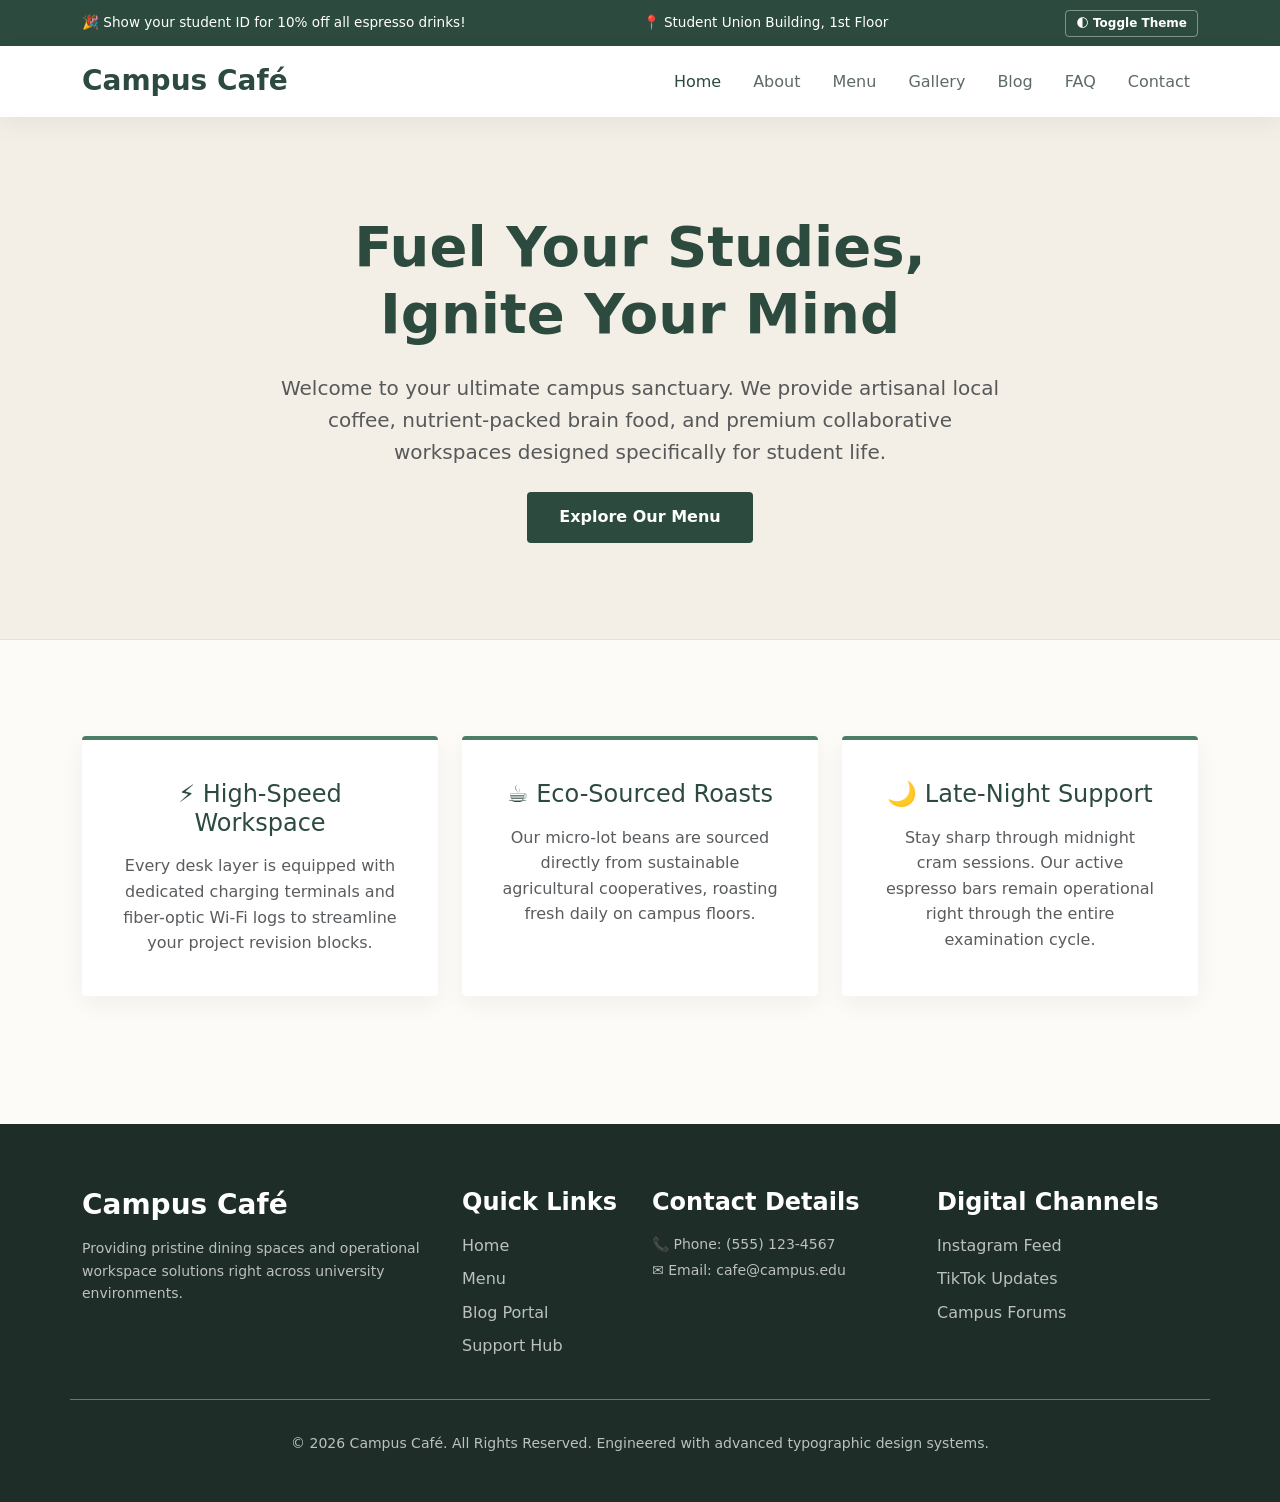
<file: index.html>
<!DOCTYPE html>
<html lang="en">
<head>
    <meta charset="UTF-8">
    <meta name="viewport" content="width=device-width, initial-scale=1.0">
    <meta name="description" content="Welcome to Campus Café - Your ultimate student workspace, late-night study hub, and premium espresso spot on campus.">
    <title>Home | Campus Café</title>
    <link href="https://cdn.jsdelivr.net/npm/bootstrap@5.3.0/dist/css/bootstrap.min.css" rel="stylesheet">
    <style>
        /* --- UNIFIED DESIGN SYSTEM VARIABLES --- */
        :root {
            --bg-primary: #fdfbf7;
            --bg-secondary: #f4efe6;
            --accent-dark: #2c4a3e;
            --accent-light: #4a7c66;
            --text-dark: #1e2d27;
            --text-muted: #5c6b64;
            --white: #ffffff;
            --gold: #dfa837;
            --shadow: 0 8px 24px rgba(0, 0, 0, 0.05);
            --transition: all 0.3s ease;
        }

        body {
            background-color: var(--bg-primary);
            color: var(--text-dark);
            font-family: 'Segoe UI', system-ui, -apple-system, sans-serif;
            line-height: 1.6;
        }

        /* --- TOP BANNER --- */
        .top-bar {
            background-color: var(--accent-dark);
            color: var(--white);
            font-size: 0.85rem;
            padding: 0.6rem 0;
            font-weight: 500;
        }

        /* --- NAVIGATION HEADER --- */
        header {
            background-color: var(--white);
            box-shadow: var(--shadow);
            position: sticky;
            top: 0;
            z-index: 999;
        }
        .navbar-brand {
            color: var(--accent-dark) !important;
            font-weight: 800;
            font-size: 1.75rem;
        }
        .nav-link {
            color: var(--text-muted) !important;
            font-weight: 500;
            transition: var(--transition);
        }
        .nav-link:hover, .nav-link.active {
            color: var(--accent-dark) !important;
        }

        /* --- HERO SECTION --- */
        .hero-section {
            background-color: var(--bg-secondary);
            padding: 6rem 0;
            border-bottom: 1px solid rgba(74, 124, 102, 0.1);
        }
        .hero-section h1 {
            color: var(--accent-dark);
            font-size: 3.5rem;
            font-weight: 800;
            margin-bottom: 1.5rem;
        }
        .hero-btn {
            background-color: var(--accent-dark);
            color: var(--white);
            padding: 0.8rem 2rem;
            font-weight: 600;
            border-radius: 4px;
            text-decoration: none;
            transition: var(--transition);
            display: inline-block;
        }
        .hero-btn:hover {
            background-color: var(--accent-light);
            color: var(--white);
        }

        /* --- FEATURES SECTION --- */
        .feature-card {
            background: var(--white);
            padding: 2.5rem;
            border-radius: 4px;
            box-shadow: var(--shadow);
            border-top: 4px solid var(--accent-light);
            height: 100%;
            transition: var(--transition);
        }
        .feature-card:hover {
            transform: translateY(-5px);
        }

        /* --- UNIFIED FOOTER --- */
        footer {
            background-color: var(--text-dark);
            color: rgba(255, 255, 255, 0.7);
            padding: 4rem 0 2rem 0;
            margin-top: 5rem;
        }
        footer h3, footer h4 { color: var(--white); font-weight: 700; }
        footer a {
            color: rgba(255, 255, 255, 0.7);
            text-decoration: none;
            transition: var(--transition);
        }
        footer a:hover { color: var(--gold); }
    </style>
</head>
<body>

<div class="top-bar">
    <div class="container d-flex justify-content-between align-items-center flex-wrap gap-2">
        <span>🎉 Show your student ID for 10% off all espresso drinks!</span>
        <span>📍 Student Union Building, 1st Floor</span>
    </div>
</div>

<header class="py-2">
    <div class="container">
        <nav class="navbar navbar-expand-lg navbar-light p-0">
            <a class="navbar-brand" href="index.html">Campus Café</a>
            <button class="navbar-toggler" type="button" data-bs-toggle="collapse" data-bs-target="#mainNav" aria-controls="mainNav" aria-expanded="false" aria-label="Toggle navigation">
                <span class="navbar-toggler-icon"></span>
            </button>
            <div class="collapse navbar-collapse justify-content-end" id="mainNav">
                <div class="navbar-nav gap-3 mt-2 mt-lg-0">
                    <a class="nav-link active" href="index.html">Home</a>
                    <a class="nav-link" href="about.html">About</a>
                    <a class="nav-link" href="menu.html">Menu</a>
                    <a class="nav-link" href="gallery.html">Gallery</a>
                    <a class="nav-link" href="blog.html">Blog</a>
                    <a class="nav-link" href="faq.html">FAQ</a>
                    <a class="nav-link" href="contact.html">Contact</a>
                </div>
            </div>
        </nav>
    </div>
</header>

<main>
    <section class="hero-section text-center">
        <div class="container">
            <div class="row justify-content-center">
                <div class="col-lg-8">
                    <h1>Fuel Your Studies, Ignite Your Mind</h1>
                    <p class="lead text-muted mb-4">Welcome to your ultimate campus sanctuary. We provide artisanal local coffee, nutrient-packed brain food, and premium collaborative workspaces designed specifically for student life.</p>
                    <a href="menu.html" class="hero-btn">Explore Our Menu</a>
                </div>
            </div>
        </div>
    </section>

    <section class="py-5 my-5">
        <div class="container">
            <div class="row g-4 text-center">
                
                <div class="col-md-4">
                    <div class="feature-card">
                        <h3 class="h4 mb-3" style="color: var(--accent-dark);">⚡ High-Speed Workspace</h3>
                        <p class="text-muted mb-0">Every desk layer is equipped with dedicated charging terminals and fiber-optic Wi-Fi logs to streamline your project revision blocks.</p>
                    </div>
                </div>

                <div class="col-md-4">
                    <div class="feature-card">
                        <h3 class="h4 mb-3" style="color: var(--accent-dark);">☕ Eco-Sourced Roasts</h3>
                        <p class="text-muted mb-0">Our micro-lot beans are sourced directly from sustainable agricultural cooperatives, roasting fresh daily on campus floors.</p>
                    </div>
                </div>

                <div class="col-md-4">
                    <div class="feature-card">
                        <h3 class="h4 mb-3" style="color: var(--accent-dark);">🌙 Late-Night Support</h3>
                        <p class="text-muted mb-0">Stay sharp through midnight cram sessions. Our active espresso bars remain operational right through the entire examination cycle.</p>
                    </div>
                </div>

            </div>
        </div>
    </section>
</main>

<footer>
    <div class="container">
        <div class="row g-4 mb-4 pb-4 border-bottom border-secondary">
            <div class="col-lg-4 col-md-6">
                <h3>Campus Café</h3>
                <p class="small mt-3">Providing pristine dining spaces and operational workspace solutions right across university environments.</p>
            </div>
            <div class="col-lg-2 col-md-6">
                <h4>Quick Links</h4>
                <ul class="list-unstyled d-flex flex-column gap-2 mt-3">
                    <li><a href="index.html">Home</a></li>
                    <li><a href="menu.html">Menu</a></li>
                    <li><a href="blog.html">Blog Portal</a></li>
                    <li><a href="contact.html">Support Hub</a></li>
                </ul>
            </div>
            <div class="col-lg-3 col-md-6">
                <h4>Contact Details</h4>
                <p class="small mt-3 mb-1">📞 Phone: (555) 123-4567</p>
                <p class="small">✉️ Email: cafe@campus.edu</p>
            </div>
            <div class="col-lg-3 col-md-6">
                <h4>Digital Channels</h4>
                <ul class="list-unstyled d-flex flex-column gap-2 mt-3">
                    <li><a href="#">Instagram Feed</a></li>
                    <li><a href="#">TikTok Updates</a></li>
                    <li><a href="#">Campus Forums</a></li>
                </ul>
            </div>
        </div>
        <div class="text-center small pt-2">
            <p>&copy; 2026 Campus Café. All Rights Reserved. Engineered with advanced typographic design systems.</p>
        </div>
    </div>
</footer>

<script src="https://cdn.jsdelivr.net/npm/bootstrap@5.3.0/dist/js/bootstrap.bundle.min.js"></script>
<script src="script.js"></script>
</body>
</html>
</file>
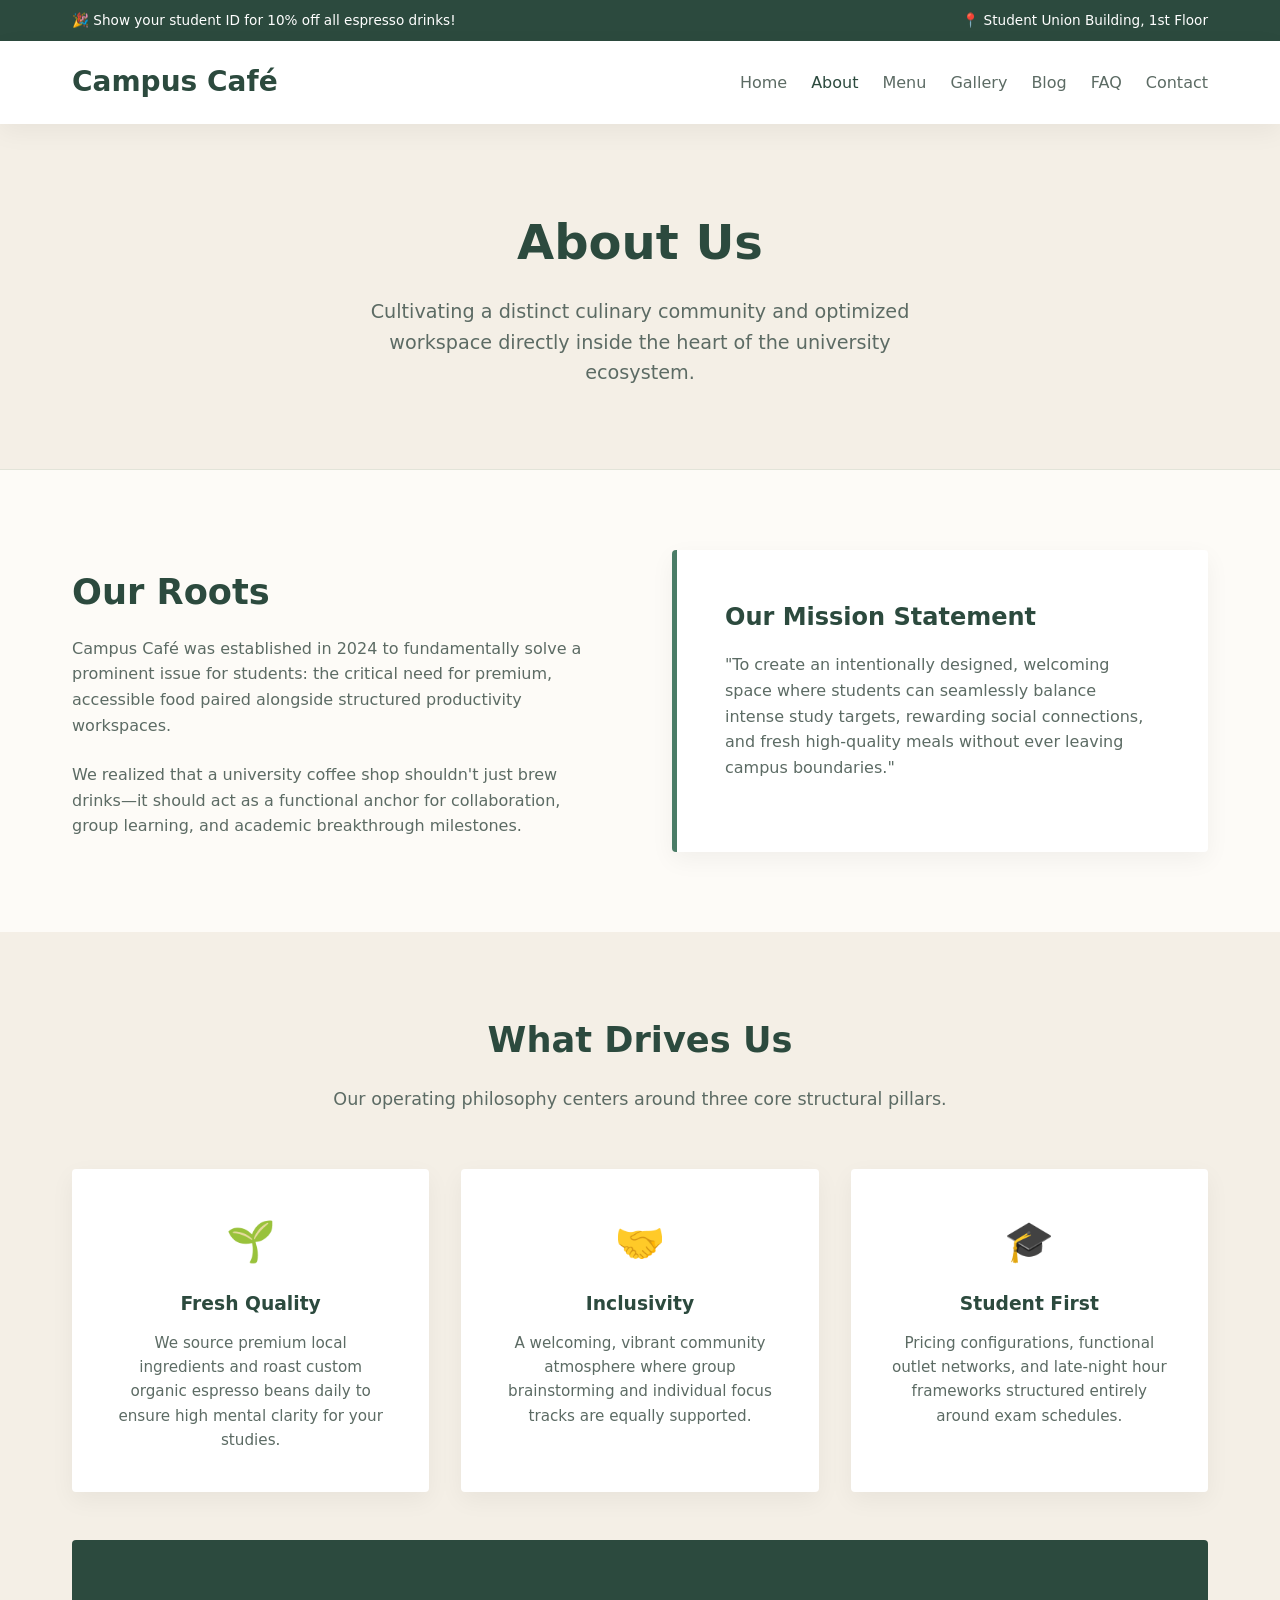
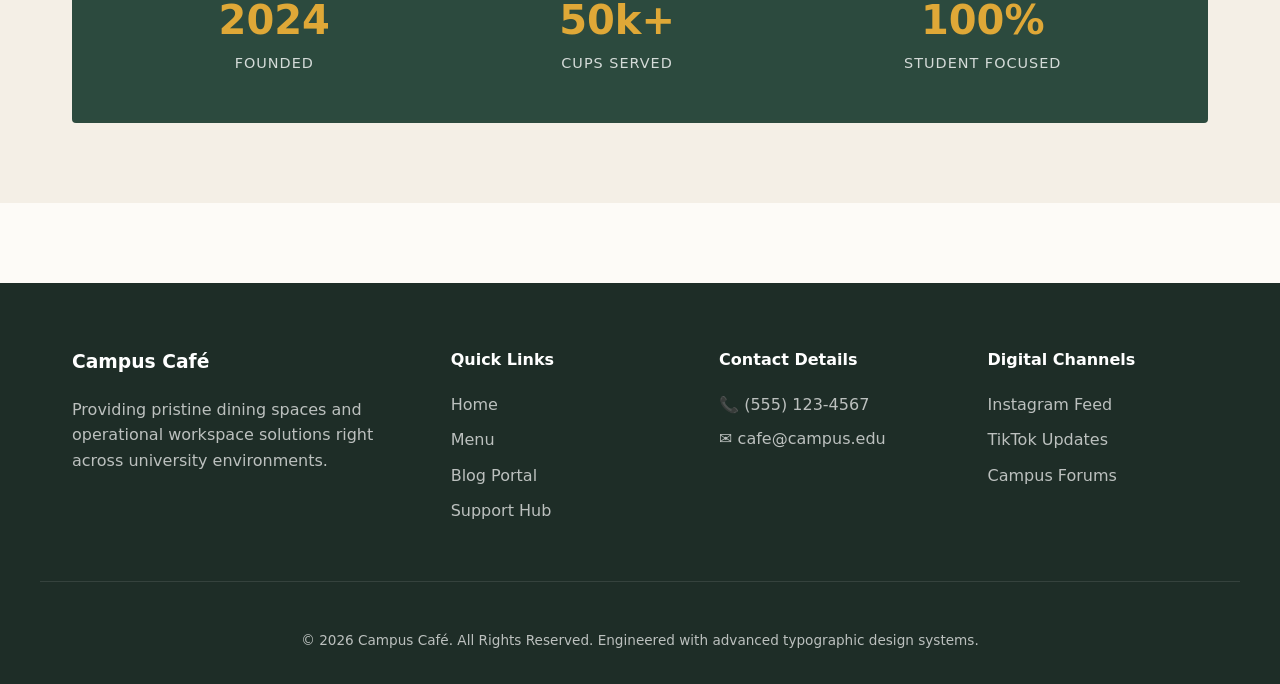
<file: about.html>
<!DOCTYPE html>
<html lang="en">
<head>
    <meta charset="UTF-8">
    <meta name="viewport" content="width=device-width, initial-scale=1.0">
    <meta name="description" content="About Campus Café - Our story, mission, and dedication to the student community.">
    <title>About Us | Campus Café</title>
    <style>
        /* --- DESIGN SYSTEM & VARIABLES --- */
        :root {
            --bg-primary: #fdfbf7;
            --bg-secondary: #f4efe6;
            --accent-dark: #2c4a3e;
            --accent-light: #4a7c66;
            --text-dark: #1e2d27;
            --text-muted: #5c6b64;
            --white: #ffffff;
            --gold: #dfa837;
            --shadow: 0 8px 24px rgba(0, 0, 0, 0.05);
            --transition: all 0.3s ease;
        }

        * {
            box-sizing: border-box;
            margin: 0;
            padding: 0;
            font-family: 'Segoe UI', system-ui, -apple-system, sans-serif;
        }

        body {
            background-color: var(--bg-primary);
            color: var(--text-dark);
            line-height: 1.6;
        }

        .container {
            max-width: 1200px;
            margin: 0 auto;
            padding: 0 2rem;
        }

        .text-center { text-align: center; }
        .section-padding { padding: 5rem 0; }

        /* --- TOP BANNER --- */
        .top-bar {
            background-color: var(--accent-dark);
            color: var(--white);
            font-size: 0.85rem;
            padding: 0.6rem 0;
            font-weight: 500;
        }
        .top-bar-flex {
            display: flex;
            justify-content: space-between;
            align-items: center;
            flex-wrap: wrap;
            gap: 0.5rem;
        }

        /* --- NAVIGATION HEADER --- */
        header {
            background-color: var(--white);
            box-shadow: var(--shadow);
            position: sticky;
            top: 0;
            z-index: 999;
            padding: 1.2rem 0;
        }
        .header-flex {
            display: flex;
            justify-content: space-between;
            align-items: center;
        }
        header h1 {
            color: var(--accent-dark);
            font-size: 1.75rem;
            font-weight: 800;
        }
        nav {
            display: flex;
            gap: 1.5rem;
        }
        nav a {
            text-decoration: none;
            color: var(--text-muted);
            font-weight: 500;
            transition: var(--transition);
        }
        nav a:hover, nav a.active {
            color: var(--accent-dark);
        }

        /* --- INNER PAGE HERO --- */
        .inner-hero {
            background-color: var(--bg-secondary);
            padding: 5rem 0;
            border-bottom: 1px solid rgba(74, 124, 102, 0.1);
        }
        .inner-hero h2 {
            font-size: 3rem;
            color: var(--accent-dark);
            margin-bottom: 1rem;
        }
        .inner-hero p {
            font-size: 1.2rem;
            color: var(--text-muted);
            max-width: 600px;
            margin: 0 auto;
        }

        /* --- COLS / SECTIONS LAYOUT --- */
        .section-title {
            font-size: 2.2rem;
            color: var(--accent-dark);
            margin-bottom: 1rem;
        }
        .section-subtitle {
            color: var(--text-muted);
            margin-bottom: 3.5rem;
            font-size: 1.1rem;
        }

        .split-50-50 {
            display: grid;
            grid-template-columns: repeat(auto-fit, minmax(450px, 1fr));
            gap: 4rem;
            align-items: center;
        }

        .grid-3-col {
            display: grid;
            grid-template-columns: repeat(auto-fit, minmax(300px, 1fr));
            gap: 2rem;
        }

        /* Story Block Card Style */
        .story-block {
            background-color: var(--white);
            padding: 3rem;
            border-radius: 4px;
            box-shadow: var(--shadow);
            border-left: 5px solid var(--accent-light);
        }
        .story-block h3 {
            color: var(--accent-dark);
            font-size: 1.5rem;
            margin-bottom: 1rem;
        }
        .story-block p {
            color: var(--text-muted);
            margin-bottom: 1.5rem;
        }

        /* Value Cards */
        .values-section { background-color: var(--bg-secondary); }
        .value-card {
            background-color: var(--white);
            padding: 2.5rem;
            border-radius: 4px;
            box-shadow: var(--shadow);
            transition: var(--transition);
        }
        .value-card:hover {
            transform: translateY(-5px);
        }
        .value-card .icon {
            font-size: 2.5rem;
            margin-bottom: 1rem;
        }
        .value-card h3 {
            color: var(--accent-dark);
            margin-bottom: 0.75rem;
        }
        .value-card p {
            color: var(--text-muted);
            font-size: 0.95rem;
        }

        /* Stat Counter Framework */
        .stats-panel {
            display: flex;
            justify-content: space-around;
            flex-wrap: wrap;
            gap: 2rem;
            margin-top: 3rem;
            padding: 3rem;
            background-color: var(--accent-dark);
            color: var(--white);
            border-radius: 4px;
        }
        .stat-item h4 {
            font-size: 2.5rem;
            color: var(--gold);
            font-weight: 800;
        }
        .stat-item p {
            font-size: 0.9rem;
            text-transform: uppercase;
            letter-spacing: 1px;
            color: rgba(255,255,255,0.8);
        }

        /* --- DETAILED MULTI-COLUMN FOOTER --- */
        footer {
            background-color: var(--text-dark);
            color: rgba(255, 255, 255, 0.7);
            padding: 4rem 0 2rem 0;
            margin-top: 5rem;
        }
        .footer-grid {
            display: grid;
            grid-template-columns: 1.5fr 1fr 1fr 1fr;
            gap: 3rem;
            margin-bottom: 3rem;
            border-bottom: 1px solid rgba(255, 255, 255, 0.1);
            padding-bottom: 3rem;
        }
        .footer-brand h3, .footer-links h4, .footer-contact h4, .footer-socials h4 {
            color: var(--white);
            margin-bottom: 1.2rem;
        }
        .footer-links ul, .footer-socials ul { list-style: none; }
        .footer-links ul li, .footer-socials ul li { margin-bottom: 0.6rem; }
        .footer-links ul li a, .footer-socials ul li a {
            color: rgba(255, 255, 255, 0.7);
            text-decoration: none;
            transition: var(--transition);
        }
        .footer-links ul li a:hover, .footer-socials ul li a:hover { color: var(--gold); }
        .footer-bottom { font-size: 0.85rem; }

        @media (max-width: 992px) {
            .split-50-50 { grid-template-columns: 1fr; gap: 2rem; }
            .footer-grid { grid-template-columns: repeat(2, 1fr); }
        }
        @media (max-width: 600px) {
            .footer-grid { grid-template-columns: 1fr; }
        }
    </style>
</head>
<body>

<div class="top-bar">
    <div class="container top-bar-flex">
        <span>🎉 Show your student ID for 10% off all espresso drinks!</span>
        <span>📍 Student Union Building, 1st Floor</span>
    </div>
</div>

<header>
    <div class="container header-flex">
        <h1>Campus Café</h1>
        <nav>
            <a href="index.html">Home</a>
            <a href="about.html" class="active">About</a>
            <a href="menu.html">Menu</a>
            <a href="gallery.html">Gallery</a>
            <a href="blog.html">Blog</a>
            <a href="faq.html">FAQ</a>
            <a href="contact.html">Contact</a>
        </nav>
    </div>
</header>

<main>
    <section class="inner-hero text-center">
        <div class="container">
            <h2>About Us</h2>
            <p>Cultivating a distinct culinary community and optimized workspace directly inside the heart of the university ecosystem.</p>
        </div>
    </section>

    <section class="story-section section-padding">
        <div class="container split-50-50">
            <div class="content-left">
                <h2 class="section-title">Our Roots</h2>
                <p style="margin-bottom: 1.5rem; color: var(--text-muted);">Campus Café was established in 2024 to fundamentally solve a prominent issue for students: the critical need for premium, accessible food paired alongside structured productivity workspaces.</p>
                <p style="color: var(--text-muted);">We realized that a university coffee shop shouldn't just brew drinks—it should act as a functional anchor for collaboration, group learning, and academic breakthrough milestones.</p>
            </div>
            <div class="content-right">
                <div class="story-block">
                    <h3>Our Mission Statement</h3>
                    <p>"To create an intentionally designed, welcoming space where students can seamlessly balance intense study targets, rewarding social connections, and fresh high-quality meals without ever leaving campus boundaries."</p>
                </div>
            </div>
        </div>
    </section>

    <section class="values-section section-padding text-center">
        <div class="container">
            <h2 class="section-title">What Drives Us</h2>
            <p class="section-subtitle">Our operating philosophy centers around three core structural pillars.</p>
            <div class="grid-3-col">
                <div class="value-card">
                    <div class="icon">🌱</div>
                    <h3>Fresh Quality</h3>
                    <p>We source premium local ingredients and roast custom organic espresso beans daily to ensure high mental clarity for your studies.</p>
                </div>
                <div class="value-card">
                    <div class="icon">🤝</div>
                    <h3>Inclusivity</h3>
                    <p>A welcoming, vibrant community atmosphere where group brainstorming and individual focus tracks are equally supported.</p>
                </div>
                <div class="value-card">
                    <div class="icon">🎓</div>
                    <h3>Student First</h3>
                    <p>Pricing configurations, functional outlet networks, and late-night hour frameworks structured entirely around exam schedules.</p>
                </div>
            </div>

            <div class="stats-panel">
                <div class="stat-item">
                    <h4>2024</h4>
                    <p>Founded</p>
                </div>
                <div class="stat-item">
                    <h4>50k+</h4>
                    <p>Cups Served</p>
                </div>
                <div class="stat-item">
                    <h4>100%</h4>
                    <p>Student Focused</p>
                </div>
            </div>
        </div>
    </section>
</main>

<footer>
    <div class="container footer-grid">
        <div class="footer-brand">
            <h3>Campus Café</h3>
            <p>Providing pristine dining spaces and operational workspace solutions right across university environments.</p>
        </div>
        <div class="footer-links">
            <h4>Quick Links</h4>
            <ul>
                <li><a href="index.html">Home</a></li>
                <li><a href="menu.html">Menu</a></li>
                <li><a href="blog.html">Blog Portal</a></li>
                <li><a href="contact.html">Support Hub</a></li>
            </ul>
        </div>
        <div class="footer-contact">
            <h4>Contact Details</h4>
            <p style="margin-bottom: 0.5rem;">📞 (555) 123-4567</p>
            <p>✉️ cafe@campus.edu</p>
        </div>
        <div class="footer-socials">
            <h4>Digital Channels</h4>
            <ul>
                <li><a href="#">Instagram Feed</a></li>
                <li><a href="#">TikTok Updates</a></li>
                <li><a href="#">Campus Forums</a></li>
            </ul>
        </div>
    </div>
    <div class="footer-bottom text-center">
        <p>&copy; 2026 Campus Café. All Rights Reserved. Engineered with advanced typographic design systems.</p>
    </div>
</footer>

</body>
</html>
</file>
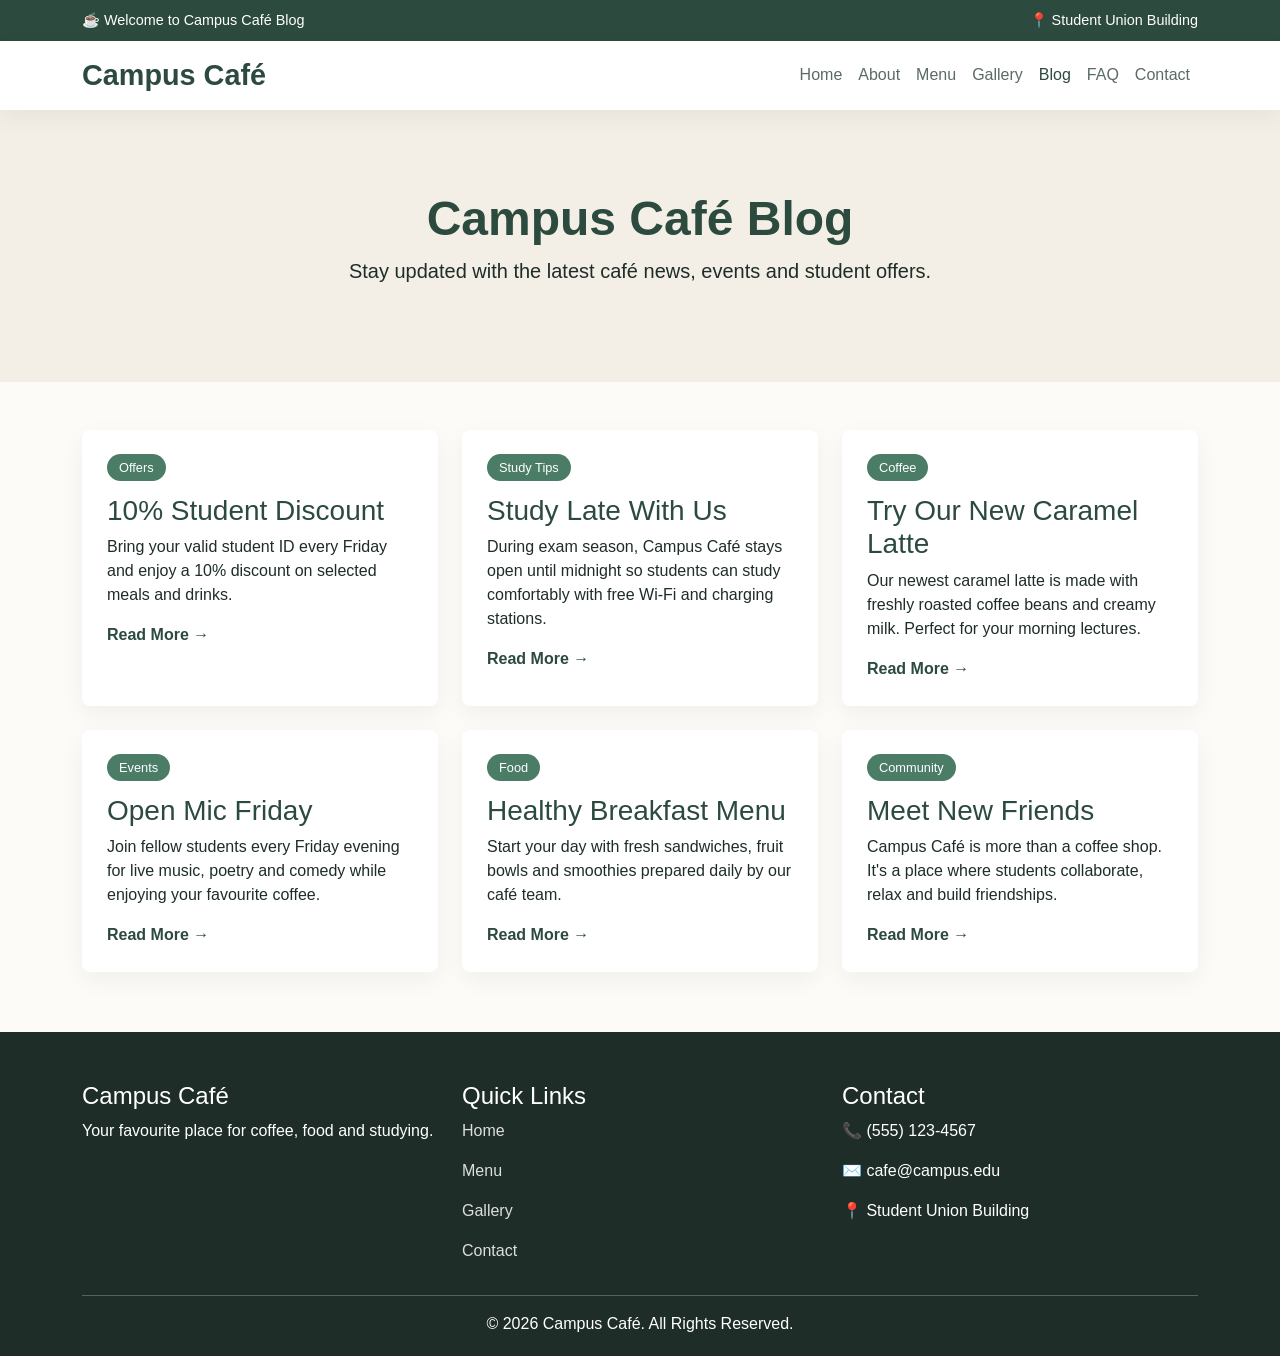
<file: blog.html>
<!DOCTYPE html>
<html lang="en">
<head>
    <meta charset="UTF-8">
    <meta name="viewport" content="width=device-width, initial-scale=1.0">
    <meta name="description" content="Campus Café Blog - Latest news, offers and student updates.">
    <title>Blog | Campus Café</title>

    <link href="https://cdn.jsdelivr.net/npm/bootstrap@5.3.0/dist/css/bootstrap.min.css" rel="stylesheet">

    <style>
        :root{
            --bg-primary:#fdfbf7;
            --bg-secondary:#f4efe6;
            --accent-dark:#2c4a3e;
            --accent-light:#4a7c66;
            --text-dark:#1e2d27;
            --text-muted:#5c6b64;
            --white:#ffffff;
            --gold:#dfa837;
            --shadow:0 8px 24px rgba(0,0,0,.05);
            --transition:all .3s ease;
        }

        body{
            background:var(--bg-primary);
            color:var(--text-dark);
            font-family:'Segoe UI',sans-serif;
        }

        /* Top Bar */

        .top-bar{
            background:var(--accent-dark);
            color:white;
            padding:.6rem 0;
            font-size:.9rem;
        }

        /* Navbar */

        header{
            background:white;
            box-shadow:var(--shadow);
            position:sticky;
            top:0;
            z-index:999;
        }

        .navbar-brand{
            color:var(--accent-dark)!important;
            font-size:1.8rem;
            font-weight:bold;
        }

        .nav-link{
            color:var(--text-muted)!important;
            font-weight:500;
        }

        .nav-link:hover,
        .nav-link.active{
            color:var(--accent-dark)!important;
        }

        /* Hero */

        .hero{
            background:var(--bg-secondary);
            padding:80px 20px;
            text-align:center;
        }

        .hero h1{
            color:var(--accent-dark);
            font-weight:bold;
            font-size:3rem;
        }

        /* Blog Cards */

        .blog-card{
            background:white;
            border-radius:8px;
            padding:25px;
            box-shadow:var(--shadow);
            height:100%;
            transition:.3s;
        }

        .blog-card:hover{
            transform:translateY(-5px);
        }

        .badge-custom{
            background:var(--accent-light);
            color:white;
            padding:6px 12px;
            border-radius:20px;
            font-size:.8rem;
        }

        .blog-card h3{
            margin-top:15px;
            color:var(--accent-dark);
        }

        .read-more{
            color:var(--accent-dark);
            font-weight:bold;
            text-decoration:none;
        }

        .read-more:hover{
            color:var(--gold);
        }

        /* Footer */

        footer{
            background:var(--text-dark);
            color:white;
            margin-top:60px;
            padding:50px 0 20px;
        }

        footer a{
            color:#ddd;
            text-decoration:none;
        }

        footer a:hover{
            color:var(--gold);
        }

    </style>

</head>

<body>

<div class="top-bar">
    <div class="container d-flex justify-content-between">
        <span>☕ Welcome to Campus Café Blog</span>
        <span>📍 Student Union Building</span>
    </div>
</div>

<header>

<div class="container">

<nav class="navbar navbar-expand-lg navbar-light">

<a class="navbar-brand" href="index.html">Campus Café</a>

<button class="navbar-toggler" data-bs-toggle="collapse" data-bs-target="#menu">

<span class="navbar-toggler-icon"></span>

</button>

<div class="collapse navbar-collapse justify-content-end" id="menu">

<div class="navbar-nav">

<a class="nav-link" href="index.html">Home</a>

<a class="nav-link" href="about.html">About</a>

<a class="nav-link" href="menu.html">Menu</a>

<a class="nav-link" href="gallery.html">Gallery</a>

<a class="nav-link active" href="blog.html">Blog</a>

<a class="nav-link" href="faq.html">FAQ</a>

<a class="nav-link" href="contact.html">Contact</a>

</div>

</div>

</nav>

</div>

</header>

<section class="hero">

<div class="container">

<h1>Campus Café Blog</h1>

<p class="lead">Stay updated with the latest café news, events and student offers.</p>

</div>

</section>

<section class="container my-5">

<div class="row g-4">

<div class="col-md-4">

<div class="blog-card">

<span class="badge-custom">Offers</span>

<h3>10% Student Discount</h3>

<p>Bring your valid student ID every Friday and enjoy a 10% discount on selected meals and drinks.</p>

<a href="#" class="read-more">Read More →</a>

</div>

</div>

<div class="col-md-4">

<div class="blog-card">

<span class="badge-custom">Study Tips</span>

<h3>Study Late With Us</h3>

<p>During exam season, Campus Café stays open until midnight so students can study comfortably with free Wi-Fi and charging stations.</p>

<a href="#" class="read-more">Read More →</a>

</div>

</div>

<div class="col-md-4">

<div class="blog-card">

<span class="badge-custom">Coffee</span>

<h3>Try Our New Caramel Latte</h3>

<p>Our newest caramel latte is made with freshly roasted coffee beans and creamy milk. Perfect for your morning lectures.</p>

<a href="#" class="read-more">Read More →</a>

</div>

</div>

<div class="col-md-4">

<div class="blog-card">

<span class="badge-custom">Events</span>

<h3>Open Mic Friday</h3>

<p>Join fellow students every Friday evening for live music, poetry and comedy while enjoying your favourite coffee.</p>

<a href="#" class="read-more">Read More →</a>

</div>

</div>

<div class="col-md-4">

<div class="blog-card">

<span class="badge-custom">Food</span>

<h3>Healthy Breakfast Menu</h3>

<p>Start your day with fresh sandwiches, fruit bowls and smoothies prepared daily by our café team.</p>

<a href="#" class="read-more">Read More →</a>

</div>

</div>

<div class="col-md-4">

<div class="blog-card">

<span class="badge-custom">Community</span>

<h3>Meet New Friends</h3>

<p>Campus Café is more than a coffee shop. It's a place where students collaborate, relax and build friendships.</p>

<a href="#" class="read-more">Read More →</a>

</div>

</div>

</div>

</section>

<footer>

<div class="container">

<div class="row">

<div class="col-md-4">

<h4>Campus Café</h4>

<p>Your favourite place for coffee, food and studying.</p>

</div>

<div class="col-md-4">

<h4>Quick Links</h4>

<p><a href="index.html">Home</a></p>

<p><a href="menu.html">Menu</a></p>

<p><a href="gallery.html">Gallery</a></p>

<p><a href="contact.html">Contact</a></p>

</div>

<div class="col-md-4">

<h4>Contact</h4>

<p>📞 (555) 123-4567</p>

<p>✉️ cafe@campus.edu</p>

<p>📍 Student Union Building</p>

</div>

</div>

<hr>

<p class="text-center mb-0">&copy; 2026 Campus Café. All Rights Reserved.</p>

</div>

</footer>

<script src="https://cdn.jsdelivr.net/npm/bootstrap@5.3.0/dist/js/bootstrap.bundle.min.js"></script>

</body>
</html>
</file>
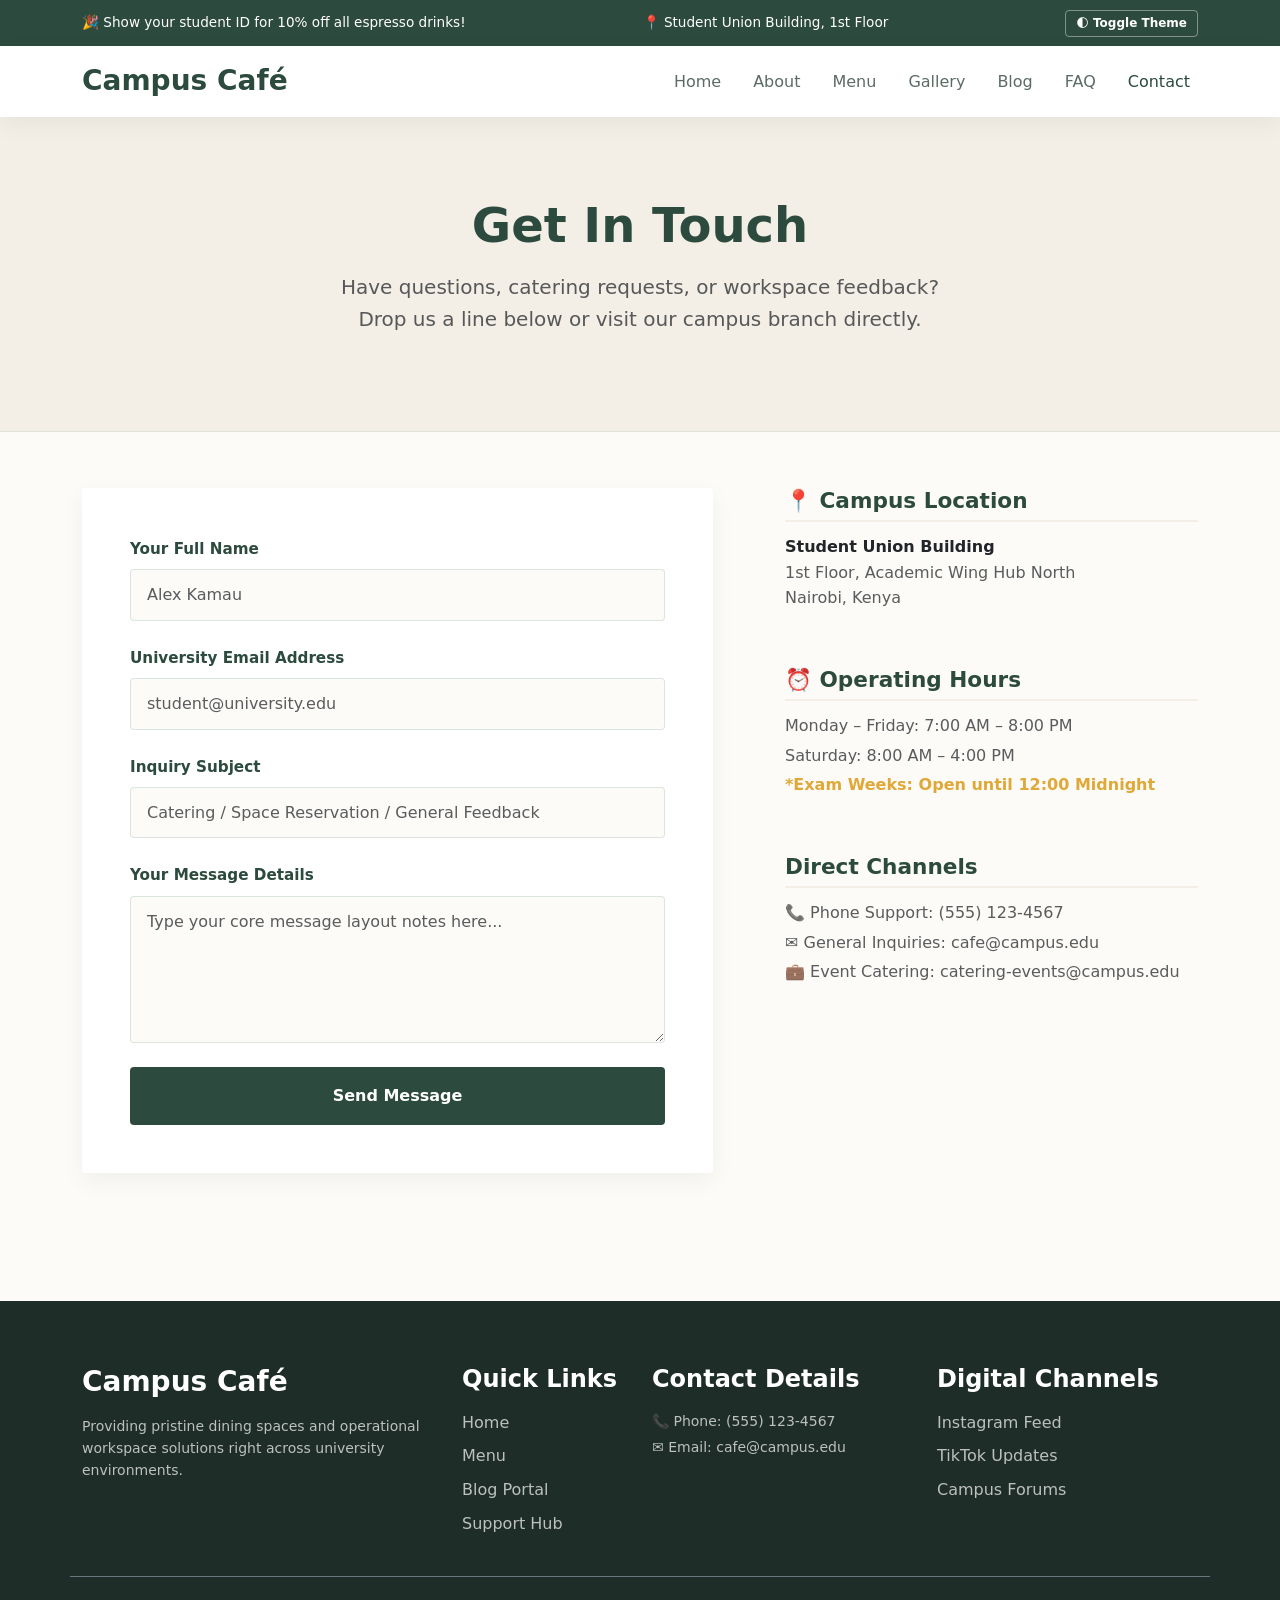
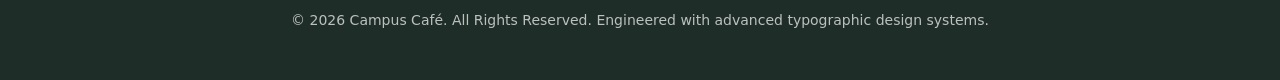
<file: contact.html>
<!DOCTYPE html>
<html lang="en">
<head>
    <meta charset="UTF-8">
    <meta name="viewport" content="width=device-width, initial-scale=1.0">
    <meta name="description" content="Contact the Campus Café team for catering, support, operating hours, and location maps.">
    <title>Contact Us | Campus Café</title>
    <link href="https://cdn.jsdelivr.net/npm/bootstrap@5.3.0/dist/css/bootstrap.min.css" rel="stylesheet">
    <style>
        /* --- GLOBAL DESIGN SYSTEM VARIABLES --- */
        :root {
            --bg-primary: #fdfbf7;
            --bg-secondary: #f4efe6;
            --accent-dark: #2c4a3e;
            --accent-light: #4a7c66;
            --text-dark: #1e2d27;
            --text-muted: #5c6b64;
            --white: #ffffff;
            --gold: #dfa837;
            --shadow: 0 8px 24px rgba(0, 0, 0, 0.05);
            --transition: all 0.3s ease;
        }

        body {
            background-color: var(--bg-primary);
            color: var(--text-dark);
            font-family: 'Segoe UI', system-ui, -apple-system, sans-serif;
            line-height: 1.6;
        }

        /* --- TOP NOTICE ALERTS --- */
        .top-bar {
            background-color: var(--accent-dark);
            color: var(--white);
            font-size: 0.85rem;
            padding: 0.6rem 0;
            font-weight: 500;
        }

        /* --- NAVIGATION HEADER --- */
        header {
            background-color: var(--white);
            box-shadow: var(--shadow);
            position: sticky;
            top: 0;
            z-index: 999;
        }
        .navbar-brand {
            color: var(--accent-dark) !important;
            font-weight: 800;
            font-size: 1.75rem;
        }
        .nav-link {
            color: var(--text-muted) !important;
            font-weight: 500;
            transition: var(--transition);
        }
        .nav-link:hover, .nav-link.active {
            color: var(--accent-dark) !important;
        }

        /* --- INNER PAGE HERO --- */
        .inner-hero {
            background-color: var(--bg-secondary);
            padding: 5rem 0;
            border-bottom: 1px solid rgba(74, 124, 102, 0.1);
        }
        .inner-hero h2 {
            font-size: 3rem;
            color: var(--accent-dark);
            font-weight: 800;
            margin-bottom: 1rem;
        }

        /* --- CONTACT CONTENT MODULES --- */
        .contact-card-form {
            background: var(--white);
            padding: 3rem;
            border-radius: 4px;
            box-shadow: var(--shadow);
        }
        .form-label {
            font-weight: 600;
            color: var(--accent-dark);
            font-size: 0.95rem;
        }
        .form-control {
            padding: 0.8rem 1rem;
            border: 1px solid rgba(74, 124, 102, 0.2);
            border-radius: 4px;
            background-color: var(--bg-primary);
            color: var(--text-dark);
            font-size: 1rem;
            transition: var(--transition);
        }
        .form-control:focus {
            outline: none;
            border-color: var(--accent-dark);
            background-color: var(--white);
            box-shadow: 0 0 0 3px rgba(44, 74, 62, 0.1);
        }
        .submit-btn {
            background-color: var(--accent-dark);
            color: var(--white);
            border: none;
            padding: 1rem 2rem;
            font-size: 1rem;
            font-weight: 600;
            border-radius: 4px;
            cursor: pointer;
            transition: var(--transition);
            width: 100%;
        }
        .submit-btn:hover {
            background-color: var(--accent-light);
        }

        /* Sidebar info text elements */
        .info-sidebar {
            display: flex;
            flex-direction: column;
            gap: 2.5rem;
        }
        .info-block h3 {
            color: var(--accent-dark);
            font-size: 1.35rem;
            margin-bottom: 0.75rem;
            border-bottom: 2px solid var(--bg-secondary);
            padding-bottom: 0.4rem;
            font-weight: 700;
        }

        /* --- MASTER FOOTER SYSTEM --- */
        footer {
            background-color: var(--text-dark);
            color: rgba(255, 255, 255, 0.7);
            padding: 4rem 0 2rem 0;
            margin-top: 5rem;
        }
        footer h3, footer h4 { color: var(--white); font-weight: 700; }
        footer a {
            color: rgba(255, 255, 255, 0.7);
            text-decoration: none;
            transition: var(--transition);
        }
        footer a:hover { color: var(--gold); }

        /* Responsive spacing overrides */
        @media (max-width: 600px) {
            .contact-card-form { padding: 1.5rem; }
            .inner-hero h2 { font-size: 2.25rem; }
        }
    </style>
</head>
<body>

<div class="top-bar">
    <div class="container d-flex justify-content-between align-items-center flex-wrap gap-2">
        <span>🎉 Show your student ID for 10% off all espresso drinks!</span>
        <span>📍 Student Union Building, 1st Floor</span>
    </div>
</div>

<header class="py-2">
    <div class="container">
        <nav class="navbar navbar-expand-lg navbar-light p-0">
            <a class="navbar-brand" href="index.html">Campus Café</a>
            <button class="navbar-toggler" type="button" data-bs-toggle="collapse" data-bs-target="#mainNav" aria-controls="mainNav" aria-expanded="false" aria-label="Toggle navigation">
                <span class="navbar-toggler-icon"></span>
            </button>
            <div class="collapse navbar-collapse justify-content-end" id="mainNav">
                <div class="navbar-nav gap-3 mt-2 mt-lg-0">
                    <a class="nav-link" href="index.html">Home</a>
                    <a class="nav-link" href="about.html">About</a>
                    <a class="nav-link" href="menu.html">Menu</a>
                    <a class="nav-link" href="gallery.html">Gallery</a>
                    <a class="nav-link" href="blog.html">Blog</a>
                    <a class="nav-link" href="faq.html">FAQ</a>
                    <a class="nav-link active" href="contact.html">Contact</a>
                </div>
            </div>
        </nav>
    </div>
</header>

<main>
    <section class="inner-hero text-center">
        <div class="container">
            <h2>Get In Touch</h2>
            <p class="lead text-muted mx-auto" style="max-width: 600px;">Have questions, catering requests, or workspace feedback? Drop us a line below or visit our campus branch directly.</p>
        </div>
    </section>

    <section class="py-5 my-2">
        <div class="container">
            <div class="row g-5">
                
                <div class="col-lg-7">
                    <div class="contact-card-form">
                        <form id="contactForm" action="#" method="POST" novalidate>
                            <div class="mb-4">
                                <label for="name" class="form-label">Your Full Name</label>
                                <input type="text" class="form-control" id="name" placeholder="Alex Kamau" required>
                            </div>
                            <div class="mb-4">
                                <label for="email" class="form-label">University Email Address</label>
                                <input type="email" class="form-control" id="email" placeholder="student@university.edu" required>
                            </div>
                            <div class="mb-4">
                                <label for="subject" class="form-label">Inquiry Subject</label>
                                <input type="text" class="form-control" id="subject" placeholder="Catering / Space Reservation / General Feedback">
                            </div>
                            <div class="mb-4">
                                <label for="message" class="form-label">Your Message Details</label>
                                <textarea class="form-control" id="message" rows="5" placeholder="Type your core message layout notes here..."></textarea>
                            </div>
                            <button type="submit" class="submit-btn">Send Message</button>
                        </form>
                    </div>
                </div>

                <div class="col-lg-5">
                    <div class="info-sidebar ps-lg-4">
                        
                        <div class="info-block">
                            <h3>📍 Campus Location</h3>
                            <p class="fw-bold text-dark m-0">Student Union Building</p>
                            <p class="text-muted m-0">1st Floor, Academic Wing Hub North</p>
                            <p class="text-muted">Nairobi, Kenya</p>
                        </div>

                        <div class="info-block">
                            <h3>⏰ Operating Hours</h3>
                            <p class="text-muted mb-1">Monday – Friday: 7:00 AM – 8:00 PM</p>
                            <p class="text-muted mb-1">Saturday: 8:00 AM – 4:00 PM</p>
                            <p class="fw-bold" style="color: var(--gold);">*Exam Weeks: Open until 12:00 Midnight</p>
                        </div>

                        <div class="info-block">
                            <h3>Direct Channels</h3>
                            <p class="text-muted mb-1">📞 Phone Support: (555) 123-4567</p>
                            <p class="text-muted mb-1">✉️ General Inquiries: cafe@campus.edu</p>
                            <p class="text-muted">💼 Event Catering: catering-events@campus.edu</p>
                        </div>

                    </div>
                </div>

            </div>
        </div>
    </section>
</main>

<footer>
    <div class="container">
        <div class="row g-4 mb-4 pb-4 border-bottom border-secondary">
            <div class="col-lg-4 col-md-6">
                <h3>Campus Café</h3>
                <p class="small mt-3">Providing pristine dining spaces and operational workspace solutions right across university environments.</p>
            </div>
            <div class="col-lg-2 col-md-6">
                <h4>Quick Links</h4>
                <ul class="list-unstyled d-flex flex-column gap-2 mt-3">
                    <li><a href="index.html">Home</a></li>
                    <li><a href="menu.html">Menu</a></li>
                    <li><a href="blog.html">Blog Portal</a></li>
                    <li><a href="contact.html">Support Hub</a></li>
                </ul>
            </div>
            <div class="col-lg-3 col-md-6">
                <h4>Contact Details</h4>
                <p class="small mt-3 mb-1">📞 Phone: (555) 123-4567</p>
                <p class="small">✉️ Email: cafe@campus.edu</p>
            </div>
            <div class="col-lg-3 col-md-6">
                <h4>Digital Channels</h4>
                <ul class="list-unstyled d-flex flex-column gap-2 mt-3">
                    <li><a href="#">Instagram Feed</a></li>
                    <li><a href="#">TikTok Updates</a></li>
                    <li><a href="#">Campus Forums</a></li>
                </ul>
            </div>
        </div>
        <div class="text-center small pt-2">
            <p>&copy; 2026 Campus Café. All Rights Reserved. Engineered with advanced typographic design systems.</p>
        </div>
    </div>
</footer>

<script src="https://cdn.jsdelivr.net/npm/bootstrap@5.3.0/dist/js/bootstrap.bundle.min.js"></script>
<script src="script.js"></script>
</body>
</html>
</file>
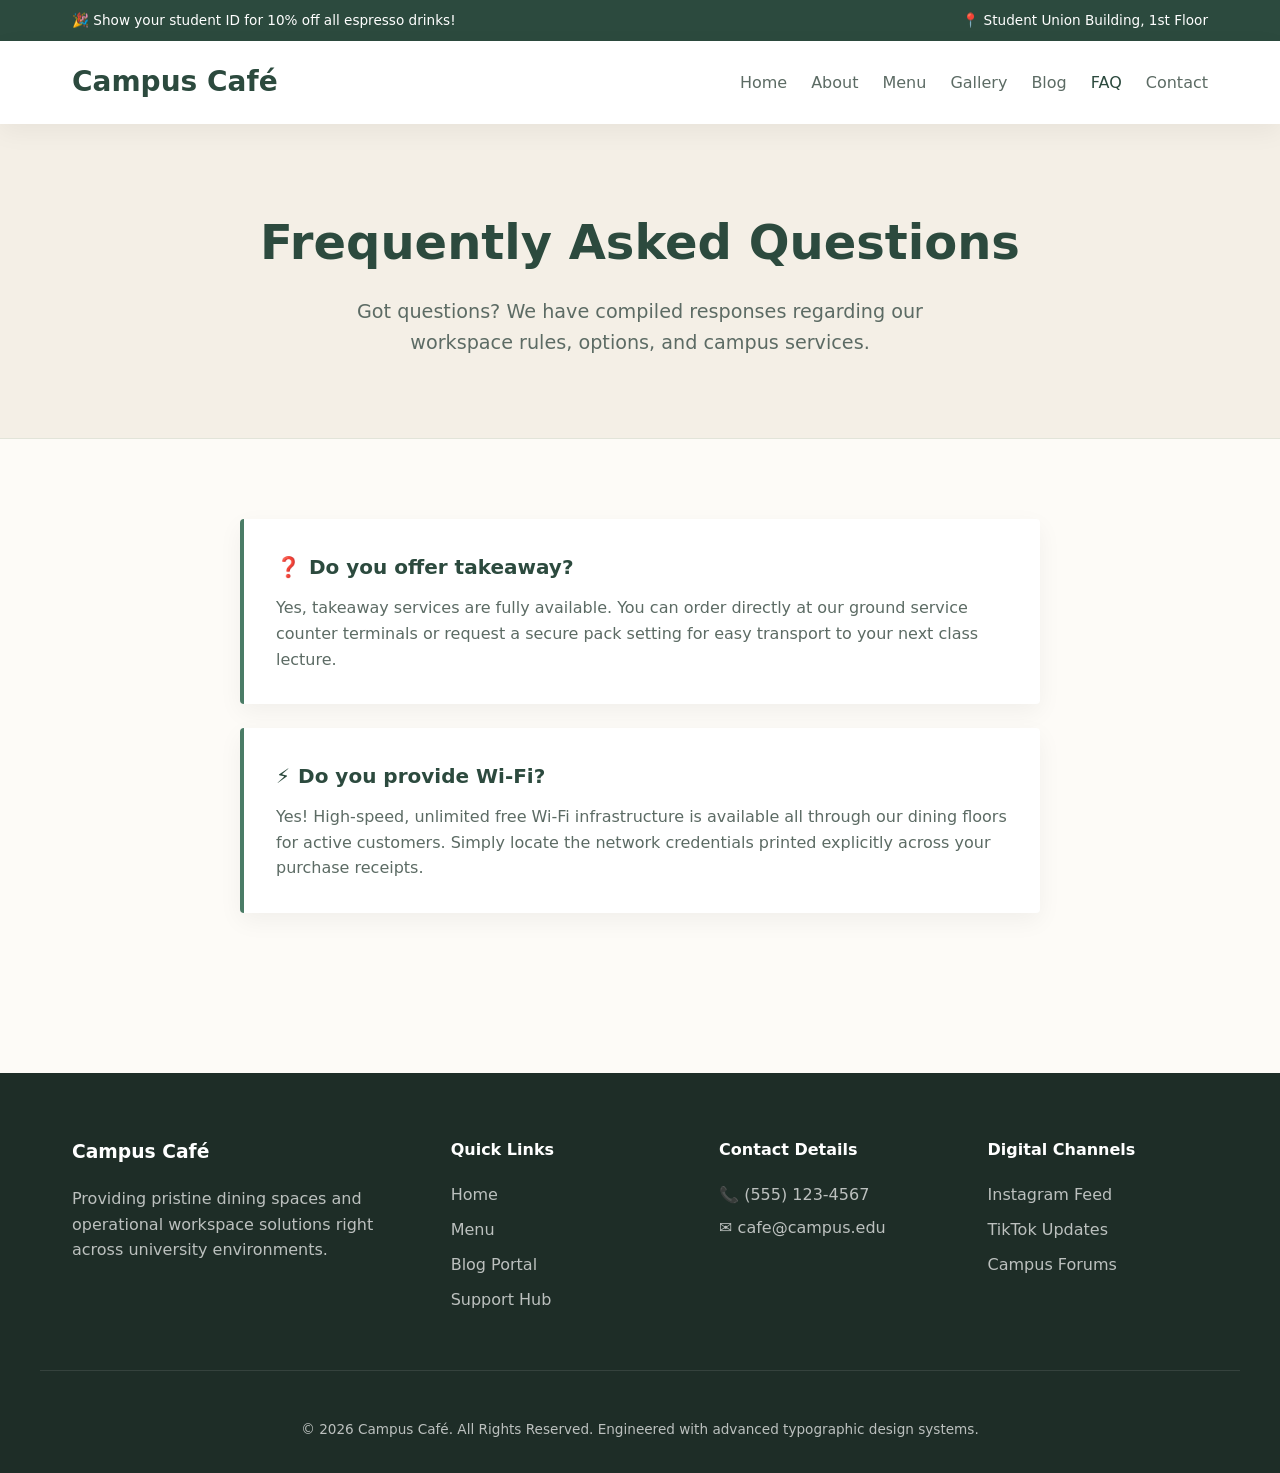
<file: faq.html>
<!DOCTYPE html>
<html lang="en">
<head>
    <meta charset="UTF-8">
    <meta name="viewport" content="width=device-width, initial-scale=1.0">
    <meta name="description" content="Frequently Asked Questions - Operations, takeaway rules, and wireless workspace answers for Campus Café.">
    <title>Frequently Asked Questions | Campus Café</title>
    <style>
        /* --- DESIGN SYSTEM & VARIABLES --- */
        :root {
            --bg-primary: #fdfbf7;
            --bg-secondary: #f4efe6;
            --accent-dark: #2c4a3e;
            --accent-light: #4a7c66;
            --text-dark: #1e2d27;
            --text-muted: #5c6b64;
            --white: #ffffff;
            --gold: #dfa837;
            --shadow: 0 8px 24px rgba(0, 0, 0, 0.05);
            --transition: all 0.3s ease;
        }

        * {
            box-sizing: border-box;
            margin: 0;
            padding: 0;
            font-family: 'Segoe UI', system-ui, -apple-system, sans-serif;
        }

        body {
            background-color: var(--bg-primary);
            color: var(--text-dark);
            line-height: 1.6;
        }

        .container {
            max-width: 1200px;
            margin: 0 auto;
            padding: 0 2rem;
        }

        .text-center { text-align: center; }
        .section-padding { padding: 5rem 0; }

        /* --- TOP BANNER --- */
        .top-bar {
            background-color: var(--accent-dark);
            color: var(--white);
            font-size: 0.85rem;
            padding: 0.6rem 0;
            font-weight: 500;
        }
        .top-bar-flex {
            display: flex;
            justify-content: space-between;
            align-items: center;
            flex-wrap: wrap;
            gap: 0.5rem;
        }

        /* --- NAVIGATION HEADER --- */
        header {
            background-color: var(--white);
            box-shadow: var(--shadow);
            position: sticky;
            top: 0;
            z-index: 999;
            padding: 1.2rem 0;
        }
        .header-flex {
            display: flex;
            justify-content: space-between;
            align-items: center;
        }
        header h1 {
            color: var(--accent-dark);
            font-size: 1.75rem;
            font-weight: 800;
        }
        nav {
            display: flex;
            gap: 1.5rem;
        }
        nav a {
            text-decoration: none;
            color: var(--text-muted);
            font-weight: 500;
            transition: var(--transition);
        }
        nav a:hover, nav a.active {
            color: var(--accent-dark);
        }

        /* --- INNER PAGE HERO --- */
        .inner-hero {
            background-color: var(--bg-secondary);
            padding: 5rem 0;
            border-bottom: 1px solid rgba(74, 124, 102, 0.1);
        }
        .inner-hero h2 {
            font-size: 3rem;
            color: var(--accent-dark);
            margin-bottom: 1rem;
        }
        .inner-hero p {
            font-size: 1.2rem;
            color: var(--text-muted);
            max-width: 600px;
            margin: 0 auto;
        }

        /* --- FAQ COMPONENT SYSTEM --- */
        .faq-max-width {
            max-width: 800px;
            margin: 0 auto;
            display: flex;
            flex-direction: column;
            gap: 1.5rem;
        }
        .faq-card {
            background-color: var(--white);
            padding: 2rem;
            border-radius: 4px;
            box-shadow: var(--shadow);
            border-left: 4px solid var(--accent-light);
            transition: var(--transition);
        }
        .faq-card:hover {
            transform: translateX(4px);
            box-shadow: 0 10px 28px rgba(0,0,0,0.07);
        }
        .faq-card h3 {
            color: var(--accent-dark);
            font-size: 1.25rem;
            margin-bottom: 0.75rem;
            display: flex;
            align-items: center;
            gap: 0.5rem;
        }
        .faq-card p {
            color: var(--text-muted);
            font-size: 1rem;
        }

        /* --- DETAILED MULTI-COLUMN FOOTER --- */
        footer {
            background-color: var(--text-dark);
            color: rgba(255, 255, 255, 0.7);
            padding: 4rem 0 2rem 0;
            margin-top: 5rem;
        }
        .footer-grid {
            display: grid;
            grid-template-columns: 1.5fr 1fr 1fr 1fr;
            gap: 3rem;
            margin-bottom: 3rem;
            border-bottom: 1px solid rgba(255, 255, 255, 0.1);
            padding-bottom: 3rem;
        }
        .footer-brand h3, .footer-links h4, .footer-contact h4, .footer-socials h4 {
            color: var(--white);
            margin-bottom: 1.2rem;
        }
        .footer-links ul, .footer-socials ul { list-style: none; }
        .footer-links ul li, .footer-socials ul li { margin-bottom: 0.6rem; }
        .footer-links ul li a, .footer-socials ul li a {
            color: rgba(255, 255, 255, 0.7);
            text-decoration: none;
            transition: var(--transition);
        }
        .footer-links ul li a:hover, .footer-socials ul li a:hover { color: var(--gold); }
        .footer-bottom { font-size: 0.85rem; }

        @media (max-width: 992px) {
            .footer-grid { grid-template-columns: repeat(2, 1fr); }
        }
        @media (max-width: 600px) {
            .footer-grid { grid-template-columns: 1fr; }
        }
    </style>
</head>
<body>

<div class="top-bar">
    <div class="container top-bar-flex">
        <span>🎉 Show your student ID for 10% off all espresso drinks!</span>
        <span>📍 Student Union Building, 1st Floor</span>
    </div>
</div>

<header>
    <div class="container header-flex">
        <h1>Campus Café</h1>
        <nav>
            <a href="index.html">Home</a>
            <a href="about.html">About</a>
            <a href="menu.html">Menu</a>
            <a href="gallery.html">Gallery</a>
            <a href="blog.html">Blog</a>
            <a href="faq.html" class="active">FAQ</a>
            <a href="contact.html">Contact</a>
        </nav>
    </div>
</header>

<main>
    <section class="inner-hero text-center">
        <div class="container">
            <h2>Frequently Asked Questions</h2>
            <p>Got questions? We have compiled responses regarding our workspace rules, options, and campus services.</p>
        </div>
    </section>

    <section class="section-padding">
        <div class="container">
            <div class="faq-max-width">
                
                <article class="faq-card">
                    <h3><span>❓</span> Do you offer takeaway?</h3>
                    <p>Yes, takeaway services are fully available. You can order directly at our ground service counter terminals or request a secure pack setting for easy transport to your next class lecture.</p>
                </article>

                <article class="faq-card">
                    <h3><span>⚡</span> Do you provide Wi-Fi?</h3>
                    <p>Yes! High-speed, unlimited free Wi-Fi infrastructure is available all through our dining floors for active customers. Simply locate the network credentials printed explicitly across your purchase receipts.</p>
                </article>

            </div>
        </div>
    </section>
</main>

<footer>
    <div class="container footer-grid">
        <div class="footer-brand">
            <h3>Campus Café</h3>
            <p>Providing pristine dining spaces and operational workspace solutions right across university environments.</p>
        </div>
        <div class="footer-links">
            <h4>Quick Links</h4>
            <ul>
                <li><a href="index.html">Home</a></li>
                <li><a href="menu.html">Menu</a></li>
                <li><a href="blog.html">Blog Portal</a></li>
                <li><a href="contact.html">Support Hub</a></li>
            </ul>
        </div>
        <div class="footer-contact">
            <h4>Contact Details</h4>
            <p style="margin-bottom: 0.5rem;">📞 (555) 123-4567</p>
            <p>✉️ cafe@campus.edu</p>
        </div>
        <div class="footer-socials">
            <h4>Digital Channels</h4>
            <ul>
                <li><a href="#">Instagram Feed</a></li>
                <li><a href="#">TikTok Updates</a></li>
                <li><a href="#">Campus Forums</a></li>
            </ul>
        </div>
    </div>
    <div class="footer-bottom text-center">
        <p>&copy; 2026 Campus Café. All Rights Reserved. Engineered with advanced typographic design systems.</p>
    </div>
</footer>

</body>
</html>
</file>
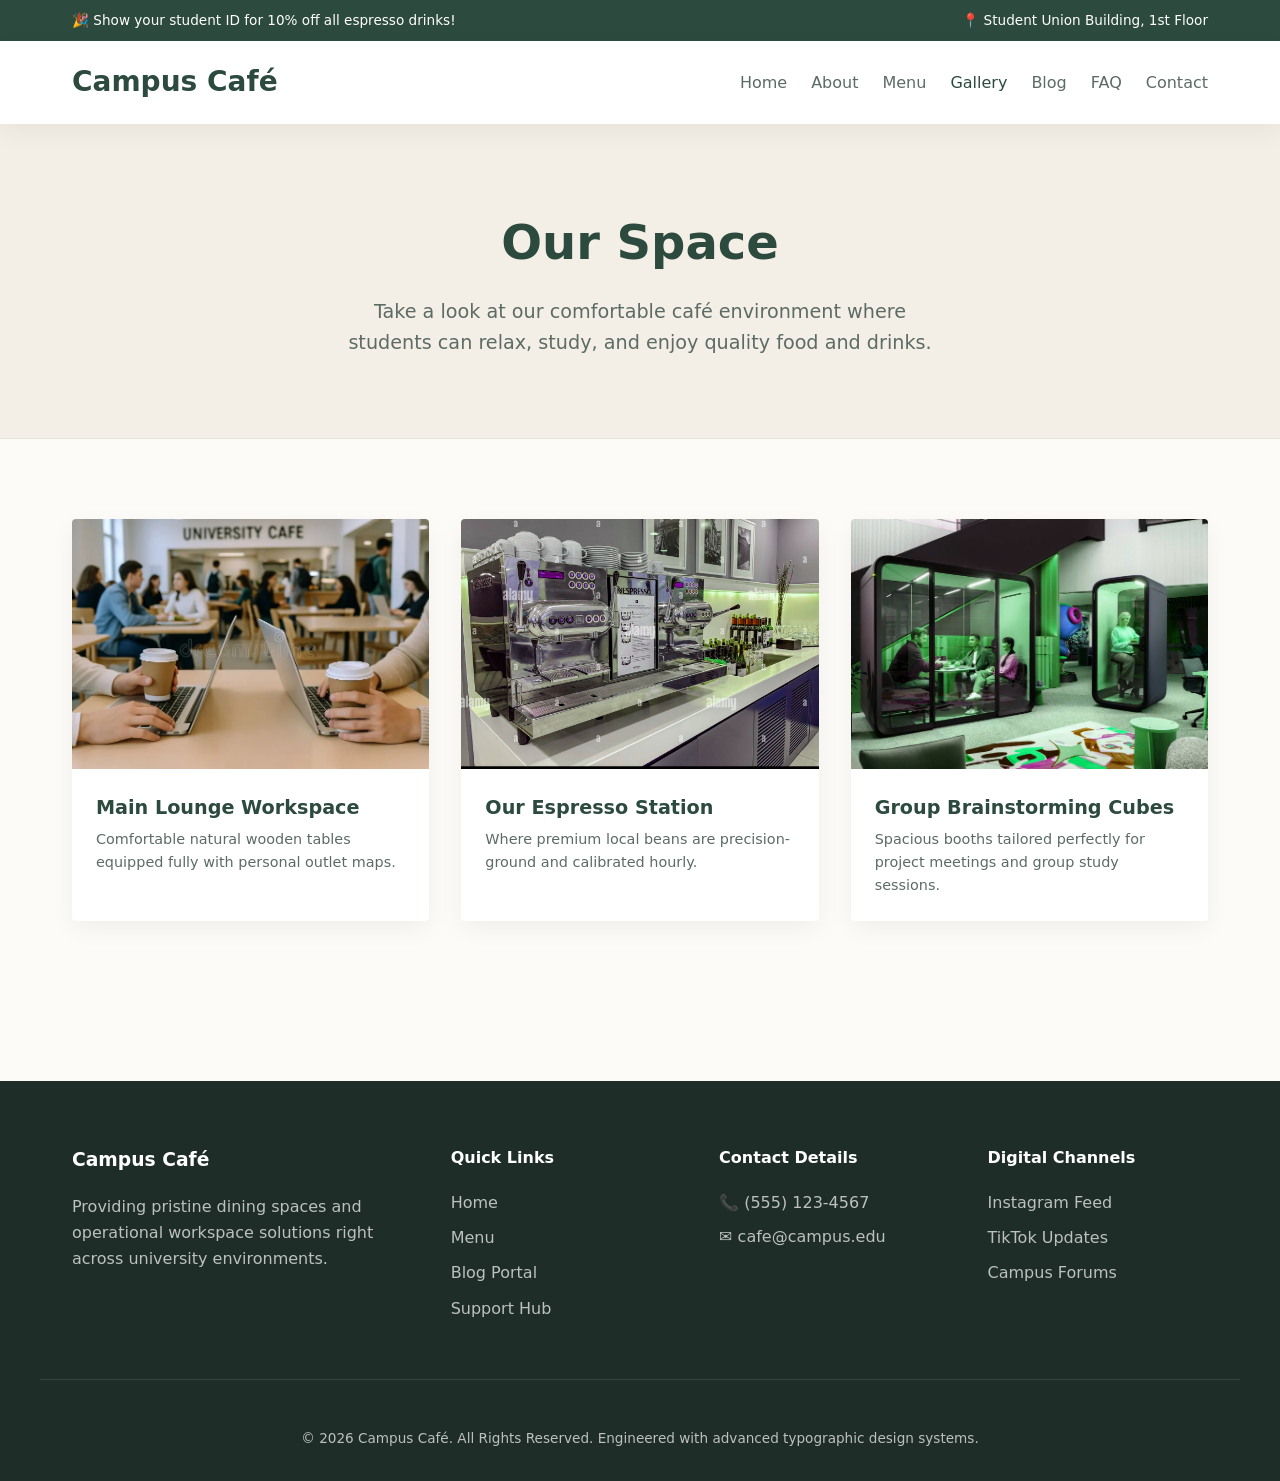
<file: gallery.html>
<!DOCTYPE html>
<html lang="en">
<head>
    <meta charset="UTF-8">
    <meta name="viewport" content="width=device-width, initial-scale=1.0">
    <meta name="description" content="Explore photos of our university workspace layouts, freshly brewed espresso, and study lounges.">
    <title>Visual Gallery | Campus Café</title>
    <style>
        /* --- DESIGN SYSTEM & VARIABLES --- */
        :root {
            --bg-primary: #fdfbf7;
            --bg-secondary: #f4efe6;
            --accent-dark: #2c4a3e;
            --accent-light: #4a7c66;
            --text-dark: #1e2d27;
            --text-muted: #5c6b64;
            --white: #ffffff;
            --gold: #dfa837;
            --shadow: 0 8px 24px rgba(0, 0, 0, 0.05);
            --transition: all 0.3s ease;
        }

        * {
            box-sizing: border-box;
            margin: 0;
            padding: 0;
            font-family: 'Segoe UI', system-ui, -apple-system, sans-serif;
        }

        body {
            background-color: var(--bg-primary);
            color: var(--text-dark);
            line-height: 1.6;
        }

        .container {
            max-width: 1200px;
            margin: 0 auto;
            padding: 0 2rem;
        }

        .text-center { text-align: center; }
        .section-padding { padding: 5rem 0; }

        /* --- TOP BANNER --- */
        .top-bar {
            background-color: var(--accent-dark);
            color: var(--white);
            font-size: 0.85rem;
            padding: 0.6rem 0;
            font-weight: 500;
        }
        .top-bar-flex {
            display: flex;
            justify-content: space-between;
            align-items: center;
            flex-wrap: wrap;
            gap: 0.5rem;
        }

        /* --- NAVIGATION HEADER --- */
        header {
            background-color: var(--white);
            box-shadow: var(--shadow);
            position: sticky;
            top: 0;
            z-index: 999;
            padding: 1.2rem 0;
        }
        .header-flex {
            display: flex;
            justify-content: space-between;
            align-items: center;
        }
        header h1 {
            color: var(--accent-dark);
            font-size: 1.75rem;
            font-weight: 800;
        }
        nav {
            display: flex;
            gap: 1.5rem;
        }
        nav a {
            text-decoration: none;
            color: var(--text-muted);
            font-weight: 500;
            transition: var(--transition);
        }
        nav a:hover, nav a.active {
            color: var(--accent-dark);
        }

        /* --- INNER PAGE HERO --- */
        .inner-hero {
            background-color: var(--bg-secondary);
            padding: 5rem 0;
            border-bottom: 1px solid rgba(74, 124, 102, 0.1);
        }
        .inner-hero h2 {
            font-size: 3rem;
            color: var(--accent-dark);
            margin-bottom: 1rem;
        }
        .inner-hero p {
            font-size: 1.2rem;
            color: var(--text-muted);
            max-width: 600px;
            margin: 0 auto;
        }

        /* --- MEDIA GRID INTERACTIVE SYSTEM --- */
        .gallery-grid {
            display: grid;
            grid-template-columns: repeat(auto-fit, minmax(320px, 1fr));
            gap: 2rem;
        }
        .gallery-card {
            background-color: var(--white);
            border-radius: 4px;
            overflow: hidden;
            box-shadow: var(--shadow);
            transition: var(--transition);
        }
        .gallery-card:hover {
            transform: translateY(-5px);
            box-shadow: 0 12px 30px rgba(0,0,0,0.08);
        }
        .image-wrapper {
            width: 100%;
            height: 250px;
            overflow: hidden;
            background-color: var(--bg-secondary); /* Fallback block */
        }
        .image-wrapper img {
            width: 100%;
            height: 100%;
            object-fit: cover;
            transition: var(--transition);
        }
        .gallery-card:hover .image-wrapper img {
            transform: scale(1.04);
        }
        .card-caption {
            padding: 1.5rem;
            background: var(--white);
        }
        .card-caption h3 {
            font-size: 1.2rem;
            color: var(--accent-dark);
            margin-bottom: 0.25rem;
        }
        .card-caption p {
            color: var(--text-muted);
            font-size: 0.9rem;
        }

        /* --- DETAILED MULTI-COLUMN FOOTER --- */
        footer {
            background-color: var(--text-dark);
            color: rgba(255, 255, 255, 0.7);
            padding: 4rem 0 2rem 0;
            margin-top: 5rem;
        }
        .footer-grid {
            display: grid;
            grid-template-columns: 1.5fr 1fr 1fr 1fr;
            gap: 3rem;
            margin-bottom: 3rem;
            border-bottom: 1px solid rgba(255, 255, 255, 0.1);
            padding-bottom: 3rem;
        }
        .footer-brand h3, .footer-links h4, .footer-contact h4, .footer-socials h4 {
            color: var(--white);
            margin-bottom: 1.2rem;
        }
        .footer-links ul, .footer-socials ul { list-style: none; }
        .footer-links ul li, .footer-socials ul li { margin-bottom: 0.6rem; }
        .footer-links ul li a, .footer-socials ul li a {
            color: rgba(255, 255, 255, 0.7);
            text-decoration: none;
            transition: var(--transition);
        }
        .footer-links ul li a:hover, .footer-socials ul li a:hover { color: var(--gold); }
        .footer-bottom { font-size: 0.85rem; }

        @media (max-width: 992px) {
            .footer-grid { grid-template-columns: repeat(2, 1fr); }
        }
        @media (max-width: 600px) {
            .gallery-grid { grid-template-columns: 1fr; }
            .footer-grid { grid-template-columns: 1fr; }
        }
    </style>
</head>
<body>

<div class="top-bar">
    <div class="container top-bar-flex">
        <span>🎉 Show your student ID for 10% off all espresso drinks!</span>
        <span>📍 Student Union Building, 1st Floor</span>
    </div>
</div>

<header>
    <div class="container header-flex">
        <h1>Campus Café</h1>
        <nav>
            <a href="index.html">Home</a>
            <a href="about.html">About</a>
            <a href="menu.html">Menu</a>
            <a href="gallery.html" class="active">Gallery</a>
            <a href="blog.html">Blog</a>
            <a href="faq.html">FAQ</a>
            <a href="contact.html">Contact</a>
        </nav>
    </div>
</header>

<main>
    <section class="inner-hero text-center">
        <div class="container">
            <h2>Our Space</h2>
            <p>Take a look at our comfortable café environment where students can relax, study, and enjoy quality food and drinks.</p>
        </div>
    </section>

    <section class="section-padding">
        <div class="container">
            <div class="gallery-grid">
                
                <article class="gallery-card">
                    <div class="image-wrapper">
                        <img src="images/cafe-img1.webp" alt="Campus Café Interior">
                    </div>
                    <div class="card-caption">
                        <h3>Main Lounge Workspace</h3>
                        <p>Comfortable natural wooden tables equipped fully with personal outlet maps.</p>
                    </div>
                </article>

                <article class="gallery-card">
                    <div class="image-wrapper">
                        <img src="images/cafe-img2.jpg" alt="Espresso Bar Setup" style="filter: hue-rotate(45deg);">
                    </div>
                    <div class="card-caption">
                        <h3>Our Espresso Station</h3>
                        <p>Where premium local beans are precision-ground and calibrated hourly.</p>
                    </div>
                </article>

                <article class="gallery-card">
                    <div class="image-wrapper">
                        <img src="images/cafe-img3.webp" alt="Collaborative Study Booths" style="filter: hue-rotate(90deg);">
                    </div>
                    <div class="card-caption">
                        <h3>Group Brainstorming Cubes</h3>
                        <p>Spacious booths tailored perfectly for project meetings and group study sessions.</p>
                    </div>
                </article>

            </div>
        </div>
    </section>
</main>

<footer>
    <div class="container footer-grid">
        <div class="footer-brand">
            <h3>Campus Café</h3>
            <p>Providing pristine dining spaces and operational workspace solutions right across university environments.</p>
        </div>
        <div class="footer-links">
            <h4>Quick Links</h4>
            <ul>
                <li><a href="index.html">Home</a></li>
                <li><a href="menu.html">Menu</a></li>
                <li><a href="blog.html">Blog Portal</a></li>
                <li><a href="contact.html">Support Hub</a></li>
            </ul>
        </div>
        <div class="footer-contact">
            <h4>Contact Details</h4>
            <p style="margin-bottom: 0.5rem;">📞 (555) 123-4567</p>
            <p>✉️ cafe@campus.edu</p>
        </div>
        <div class="footer-socials">
            <h4>Digital Channels</h4>
            <ul>
                <li><a href="#">Instagram Feed</a></li>
                <li><a href="#">TikTok Updates</a></li>
                <li><a href="#">Campus Forums</a></li>
            </ul>
        </div>
    </div>
    <div class="footer-bottom text-center">
        <p>&copy; 2026 Campus Café. All Rights Reserved. Engineered with advanced typographic design systems.</p>
    </div>
</footer>

</body>
</html>
</file>
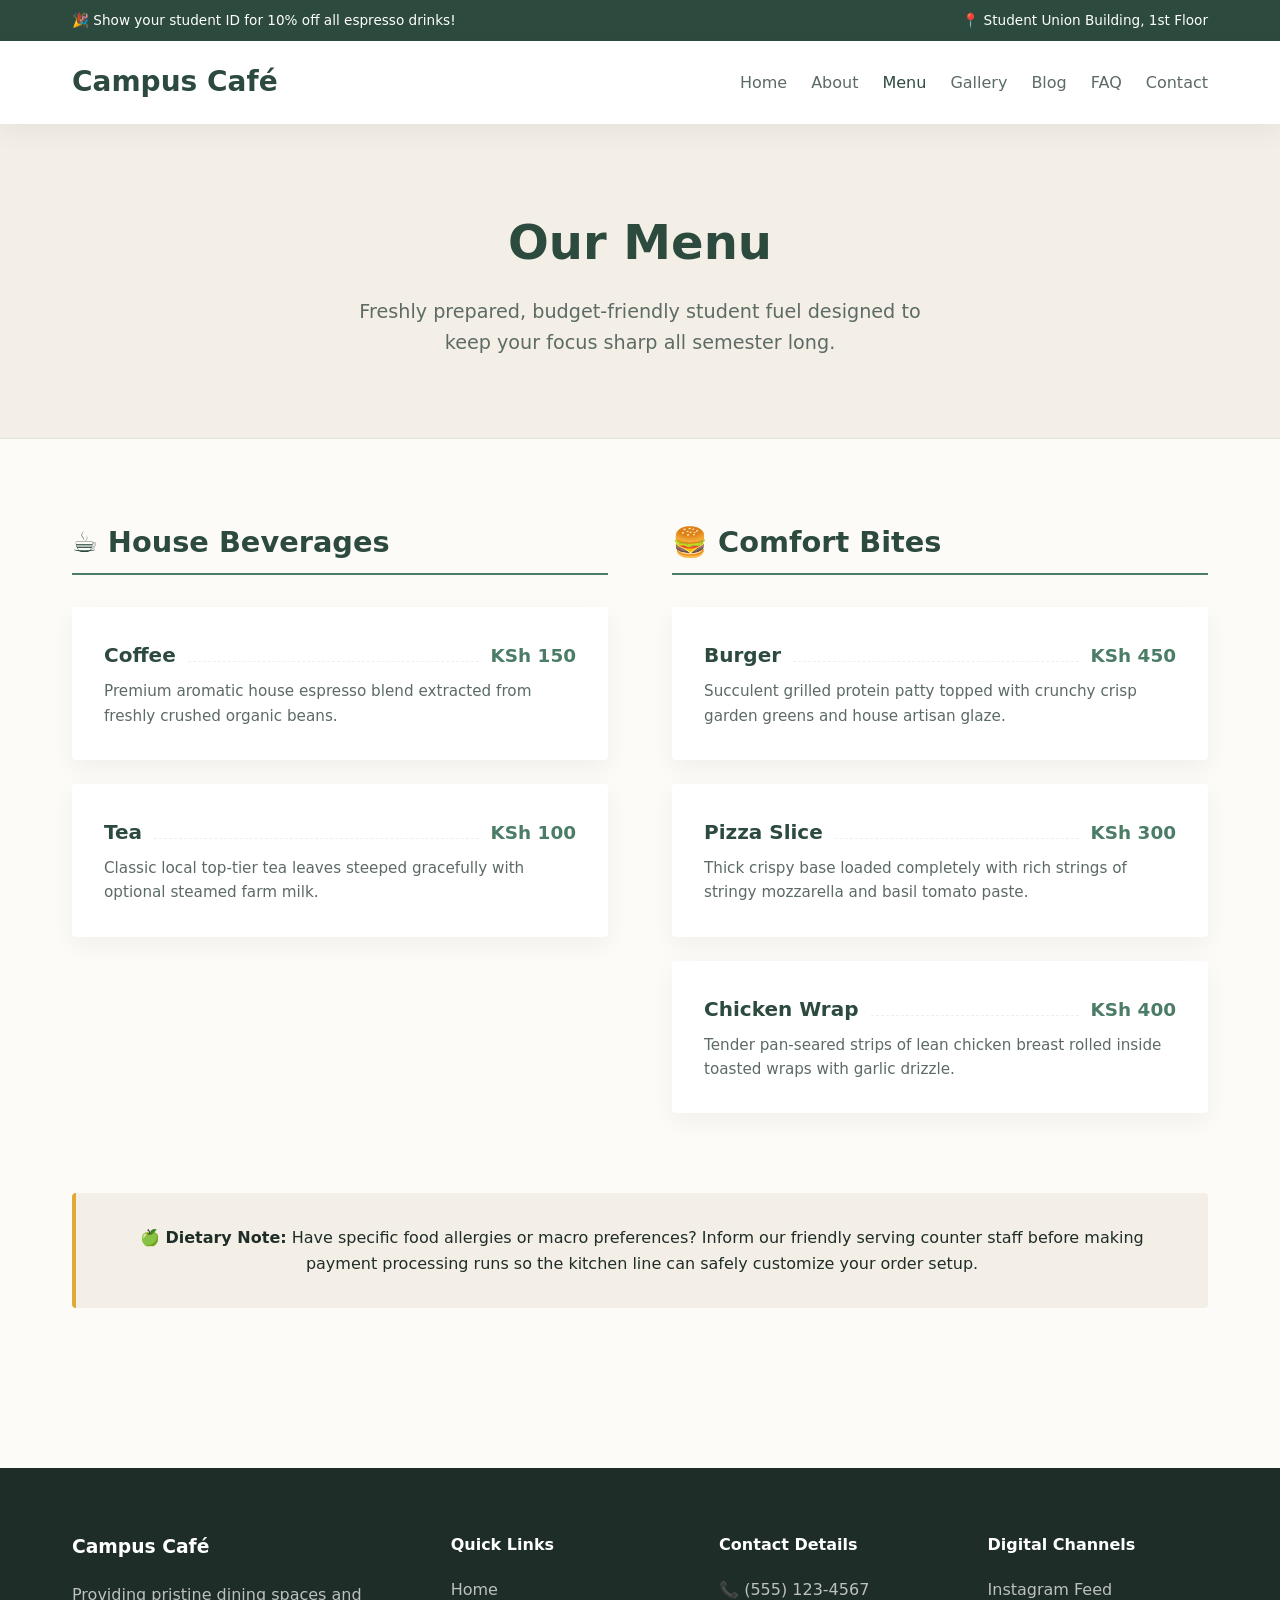
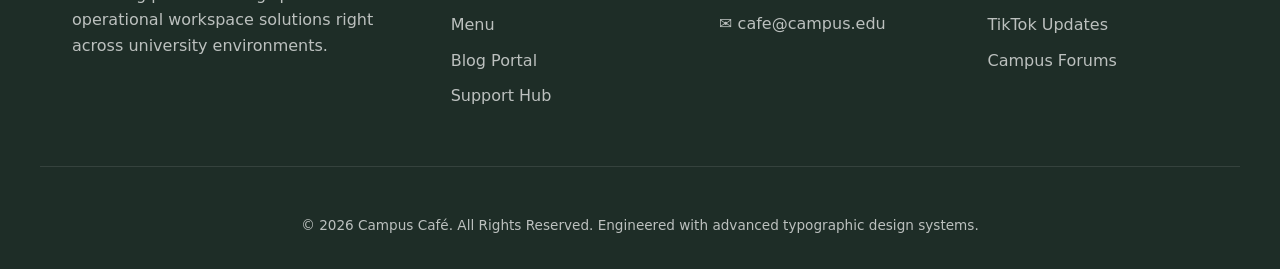
<file: menu.html>
<!DOCTYPE html>
<html lang="en">
<head>
    <meta charset="UTF-8">
    <meta name="viewport" content="width=device-width, initial-scale=1.0">
    <meta name="description" content="Explore the Campus Café Digital Menu - High-quality student meals and premium coffee blends.">
    <title>Our Menu | Campus Café</title>
    <style>
        /* --- DESIGN SYSTEM & VARIABLES --- */
        :root {
            --bg-primary: #fdfbf7;
            --bg-secondary: #f4efe6;
            --accent-dark: #2c4a3e;
            --accent-light: #4a7c66;
            --text-dark: #1e2d27;
            --text-muted: #5c6b64;
            --white: #ffffff;
            --gold: #dfa837;
            --shadow: 0 8px 24px rgba(0, 0, 0, 0.05);
            --transition: all 0.3s ease;
        }

        * {
            box-sizing: border-box;
            margin: 0;
            padding: 0;
            font-family: 'Segoe UI', system-ui, -apple-system, sans-serif;
        }

        body {
            background-color: var(--bg-primary);
            color: var(--text-dark);
            line-height: 1.6;
        }

        .container {
            max-width: 1200px;
            margin: 0 auto;
            padding: 0 2rem;
        }

        .text-center { text-align: center; }
        .section-padding { padding: 5rem 0; }

        /* --- TOP BANNER --- */
        .top-bar {
            background-color: var(--accent-dark);
            color: var(--white);
            font-size: 0.85rem;
            padding: 0.6rem 0;
            font-weight: 500;
        }
        .top-bar-flex {
            display: flex;
            justify-content: space-between;
            align-items: center;
            flex-wrap: wrap;
            gap: 0.5rem;
        }

        /* --- NAVIGATION HEADER --- */
        header {
            background-color: var(--white);
            box-shadow: var(--shadow);
            position: sticky;
            top: 0;
            z-index: 999;
            padding: 1.2rem 0;
        }
        .header-flex {
            display: flex;
            justify-content: space-between;
            align-items: center;
        }
        header h1 {
            color: var(--accent-dark);
            font-size: 1.75rem;
            font-weight: 800;
        }
        nav {
            display: flex;
            gap: 1.5rem;
        }
        nav a {
            text-decoration: none;
            color: var(--text-muted);
            font-weight: 500;
            transition: var(--transition);
        }
        nav a:hover, nav a.active {
            color: var(--accent-dark);
        }

        /* --- INNER PAGE HERO --- */
        .inner-hero {
            background-color: var(--bg-secondary);
            padding: 5rem 0;
            border-bottom: 1px solid rgba(74, 124, 102, 0.1);
        }
        .inner-hero h2 {
            font-size: 3rem;
            color: var(--accent-dark);
            margin-bottom: 1rem;
        }
        .inner-hero p {
            font-size: 1.2rem;
            color: var(--text-muted);
            max-width: 600px;
            margin: 0 auto;
        }

        /* --- MENU COLUMN & CARD COMPONENT CONFIGURATIONS --- */
        .menu-sections-grid {
            display: grid;
            grid-template-columns: repeat(auto-fit, minmax(450px, 1fr));
            gap: 4rem;
        }
        .category-column h3 {
            font-size: 1.8rem;
            color: var(--accent-dark);
            margin-bottom: 2rem;
            border-bottom: 2px solid var(--accent-light);
            padding-bottom: 0.5rem;
        }
        .menu-cards-stack {
            display: flex;
            flex-direction: column;
            gap: 1.5rem;
        }
        .menu-item-card {
            background-color: var(--white);
            padding: 2rem;
            border-radius: 4px;
            box-shadow: var(--shadow);
            transition: var(--transition);
        }
        .menu-item-card:hover {
            transform: translateY(-3px);
            box-shadow: 0 12px 30px rgba(0,0,0,0.08);
        }
        .menu-card-header {
            display: flex;
            justify-content: space-between;
            align-items: baseline;
            margin-bottom: 0.5rem;
        }
        .menu-card-header h4 {
            font-size: 1.25rem;
            color: var(--accent-dark);
        }
        .menu-dots-divider {
            flex-grow: 1;
            border-bottom: 1px dashed var(--bg-secondary);
            margin: 0 12px;
        }
        .price-tag {
            color: var(--accent-light);
            font-weight: 700;
            font-size: 1.15rem;
        }
        .item-description {
            color: var(--text-muted);
            font-size: 0.95rem;
        }

        /* Notice banner component */
        .dietary-notice {
            background-color: var(--bg-secondary);
            padding: 2rem;
            border-radius: 4px;
            margin-top: 5rem;
            border-left: 4px solid var(--gold);
        }

        /* --- DETAILED MULTI-COLUMN FOOTER --- */
        footer {
            background-color: var(--text-dark);
            color: rgba(255, 255, 255, 0.7);
            padding: 4rem 0 2rem 0;
            margin-top: 5rem;
        }
        .footer-grid {
            display: grid;
            grid-template-columns: 1.5fr 1fr 1fr 1fr;
            gap: 3rem;
            margin-bottom: 3rem;
            border-bottom: 1px solid rgba(255, 255, 255, 0.1);
            padding-bottom: 3rem;
        }
        .footer-brand h3, .footer-links h4, .footer-contact h4, .footer-socials h4 {
            color: var(--white);
            margin-bottom: 1.2rem;
        }
        .footer-links ul, .footer-socials ul { list-style: none; }
        .footer-links ul li, .footer-socials ul li { margin-bottom: 0.6rem; }
        .footer-links ul li a, .footer-socials ul li a {
            color: rgba(255, 255, 255, 0.7);
            text-decoration: none;
            transition: var(--transition);
        }
        .footer-links ul li a:hover, .footer-socials ul li a:hover { color: var(--gold); }
        .footer-bottom { font-size: 0.85rem; }

        @media (max-width: 992px) {
            .menu-sections-grid { grid-template-columns: 1fr; gap: 3rem; }
            .footer-grid { grid-template-columns: repeat(2, 1fr); }
        }
        @media (max-width: 600px) {
            .footer-grid { grid-template-columns: 1fr; }
        }
    </style>
</head>
<body>

<div class="top-bar">
    <div class="container top-bar-flex">
        <span>🎉 Show your student ID for 10% off all espresso drinks!</span>
        <span>📍 Student Union Building, 1st Floor</span>
    </div>
</div>

<header>
    <div class="container header-flex">
        <h1>Campus Café</h1>
        <nav>
            <a href="index.html">Home</a>
            <a href="about.html">About</a>
            <a href="menu.html" class="active">Menu</a>
            <a href="gallery.html">Gallery</a>
            <a href="blog.html">Blog</a>
            <a href="faq.html">FAQ</a>
            <a href="contact.html">Contact</a>
        </nav>
    </div>
</header>

<main>
    <section class="inner-hero text-center">
        <div class="container">
            <h2>Our Menu</h2>
            <p>Freshly prepared, budget-friendly student fuel designed to keep your focus sharp all semester long.</p>
        </div>
    </section>

    <section class="section-padding">
        <div class="container">
            <div class="menu-sections-grid">
                
                <div class="category-column">
                    <h3>☕ House Beverages</h3>
                    <div class="menu-cards-stack">
                        <article class="menu-item-card">
                            <div class="menu-card-header">
                                <h4>Coffee</h4>
                                <div class="menu-dots-divider"></div>
                                <span class="price-tag">KSh 150</span>
                            </div>
                            <p class="item-description">Premium aromatic house espresso blend extracted from freshly crushed organic beans.</p>
                        </article>

                        <article class="menu-item-card">
                            <div class="menu-card-header">
                                <h4>Tea</h4>
                                <div class="menu-dots-divider"></div>
                                <span class="price-tag">KSh 100</span>
                            </div>
                            <p class="item-description">Classic local top-tier tea leaves steeped gracefully with optional steamed farm milk.</p>
                        </article>
                    </div>
                </div>

                <div class="category-column">
                    <h3>🍔 Comfort Bites</h3>
                    <div class="menu-cards-stack">
                        <article class="menu-item-card">
                            <div class="menu-card-header">
                                <h4>Burger</h4>
                                <div class="menu-dots-divider"></div>
                                <span class="price-tag">KSh 450</span>
                            </div>
                            <p class="item-description">Succulent grilled protein patty topped with crunchy crisp garden greens and house artisan glaze.</p>
                        </article>

                        <article class="menu-item-card">
                            <div class="menu-card-header">
                                <h4>Pizza Slice</h4>
                                <div class="menu-dots-divider"></div>
                                <span class="price-tag">KSh 300</span>
                            </div>
                            <p class="item-description">Thick crispy base loaded completely with rich strings of stringy mozzarella and basil tomato paste.</p>
                        </article>

                        <article class="menu-item-card">
                            <div class="menu-card-header">
                                <h4>Chicken Wrap</h4>
                                <div class="menu-dots-divider"></div>
                                <span class="price-tag">KSh 400</span>
                            </div>
                            <p class="item-description">Tender pan-seared strips of lean chicken breast rolled inside toasted wraps with garlic drizzle.</p>
                        </article>
                    </div>
                </div>

            </div>

            <div class="dietary-notice text-center">
                <p>🍏 <strong>Dietary Note:</strong> Have specific food allergies or macro preferences? Inform our friendly serving counter staff before making payment processing runs so the kitchen line can safely customize your order setup.</p>
            </div>
        </div>
    </section>
</main>

<footer>
    <div class="container footer-grid">
        <div class="footer-brand">
            <h3>Campus Café</h3>
            <p>Providing pristine dining spaces and operational workspace solutions right across university environments.</p>
        </div>
        <div class="footer-links">
            <h4>Quick Links</h4>
            <ul>
                <li><a href="index.html">Home</a></li>
                <li><a href="menu.html">Menu</a></li>
                <li><a href="blog.html">Blog Portal</a></li>
                <li><a href="contact.html">Support Hub</a></li>
            </ul>
        </div>
        <div class="footer-contact">
            <h4>Contact Details</h4>
            <p style="margin-bottom: 0.5rem;">📞 (555) 123-4567</p>
            <p>✉️ cafe@campus.edu</p>
        </div>
        <div class="footer-socials">
            <h4>Digital Channels</h4>
            <ul>
                <li><a href="#">Instagram Feed</a></li>
                <li><a href="#">TikTok Updates</a></li>
                <li><a href="#">Campus Forums</a></li>
            </ul>
        </div>
    </div>
    <div class="footer-bottom text-center">
        <p>&copy; 2026 Campus Café. All Rights Reserved. Engineered with advanced typographic design systems.</p>
    </div>
</footer>

</body>
</html>
</file>
